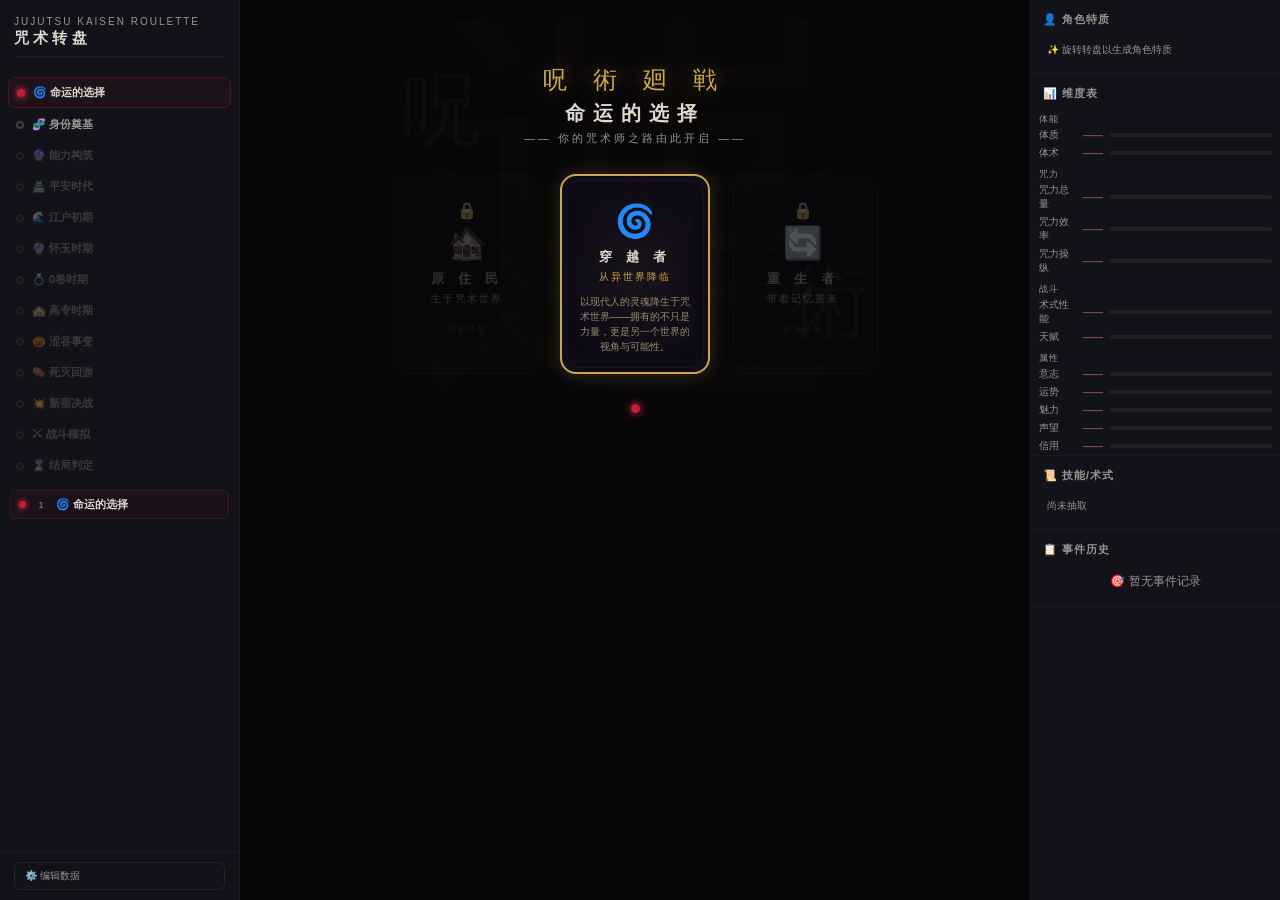
<file: index.html>
<!DOCTYPE html>
<html lang="zh-CN">
<head>
<meta charset="UTF-8">
<meta name="viewport" content="width=device-width,initial-scale=1,user-scalable=no">
<title>咒术转盘 · JJK</title>
<link rel="stylesheet" href="style.css">
</head>
<body>
<div class="dots-bg" id="dotsBg"></div>
<div class="c-seal a">呪</div><div class="c-seal b">術</div><div class="c-seal c">封</div><div class="c-seal d">解</div>

<div class="app" id="app">
  <div class="top-bar" id="topBar">
    <span class="p-name" id="topPhase" onclick="togglePhaseMenu()">🧬 身份奠基</span>
    <div class="p-dots" id="topDots"></div>
    <span style="font-size:18px;cursor:pointer;padding:0 6px" onclick="toggleEditor()" title="编辑数据">⚙️</span>
  </div>
  <div class="phase-menu" id="phaseMenu" style="display:none"><div class="pm-backdrop" onclick="togglePhaseMenu()"></div><div class="pm-list" id="pmList"></div></div>
  <div class="sidebar" id="sidebar">
    <div class="sb-header">
      <div class="sbl">JUJUTSU KAISEN ROULETTE</div>
      <div class="sbn" id="sbTitle">咒 术 转 盘</div>
      <div class="sbd"></div>
    </div>
    <div class="sb-phases" id="sbPhases"></div>
    <div class="sb-events" id="sbEvents"></div>
    <div class="sb-footer"><div class="sb-edit" onclick="toggleEditor()">⚙️ 编辑数据</div></div>
  </div>
  <div class="center-area" id="centerArea">
    <div class="origin-pick" id="originPick" style="display:none">
      <div class="op-seal">運</div>
      <div class="op-deco dl">呪</div><div class="op-deco dr">術</div>
      <div class="op-jp">呪 術 廻 戦</div>
      <div class="op-title">命运的选择</div>
      <div class="op-sub">—— 你的咒术师之路由此开启 ——</div>
      <div class="op-cards">
        <div class="op-card locked" onclick="introToast('原住民')">
          <div class="opc-frame"></div><div class="opc-lock">🔒</div><div class="opc-icon">🏚️</div>
          <div class="opc-label">原 住 民</div><div class="opc-hint">生于咒术世界</div><div class="opc-status">暂未开放</div>
        </div>
        <div class="op-card active" onclick="selectOrigin('穿越者')">
          <div class="opc-frame"></div><div class="opc-glow"></div><div class="opc-icon">🌀</div>
          <div class="opc-label">穿 越 者</div><div class="opc-hint">从异世界降临</div>
          <div class="opc-desc">以现代人的灵魂降生于咒术世界——拥有的不只是力量，更是另一个世界的视角与可能性。</div>
        </div>
        <div class="op-card locked" onclick="introToast('重生者')">
          <div class="opc-frame"></div><div class="opc-lock">🔒</div><div class="opc-icon">🔄</div>
          <div class="opc-label">重 生 者</div><div class="opc-hint">带着记忆重来</div><div class="opc-status">暂未开放</div>
        </div>
      </div>
    </div>
    <div class="round-title" id="roundTitle"></div>
    <div class="enemy-card" id="enemyCard" style="display:none"></div>
    <div class="combat-bars" id="combatBars" style="display:none"></div>
    <div class="combat-vs" id="combatVS" style="display:none">
      <div class="cv-header"><span class="cv-round" id="cvRound">⚔ 交锋</span><span class="cv-phase" id="cvPhase">出招</span></div>
      <div class="cv-arena">
        <div class="cv-card cv-player" id="cvPlayer">
          <div class="cv-card-glow"></div>
          <div class="cv-dims" id="cvPDims"></div>
          <div class="cv-tools" id="cvPTools"></div>
          <div class="cv-bars">
            <div class="cv-bar-row"><span class="cv-lbl">🛡</span><span class="cv-bar-wrap"><span class="cv-bar cv-sh" id="cvShBar"></span></span><span id="cvShVal">0</span></div>
            <div class="cv-bar-row"><span class="cv-lbl">❤</span><span class="cv-bar-wrap"><span class="cv-bar cv-hp" id="cvHpBar"></span></span><span id="cvHpVal">0</span></div>
            <div class="cv-bar-row"><span class="cv-lbl">🟣</span><span class="cv-bar-wrap"><span class="cv-bar cv-ce" id="cvCeBar"></span></span><span id="cvCeVal">0</span></div>
            <div class="cv-stats"><span>💪<b id="cvStVal">0</b></span><span>⚡<b id="cvWinVal">0</b></span><span title="运势恶化，影响对拼权重">⚠<b id="cvDZVal">0%</b></span></div>
          </div>
        </div>
        <div class="cv-vs" id="cvVS">
          <div class="cv-vs-ring"><span class="cv-vs-text">VS</span></div>
          <div class="cv-clocks"><span class="cv-ck">⚔击破<b id="cvBK">0</b>/6</span><span class="cv-ck">💀败势<b id="cvLB">0</b>/6</span></div>
        </div>
        <div class="cv-card cv-enemy" id="cvEnemy">
          <div class="cv-card-glow"></div>
          <div class="cv-dims" id="cvEDims"></div>
          <div class="cv-tools" id="cvETools"></div>
          <div class="cv-bars">
            <div class="cv-bar-row"><span class="cv-lbl">🛡</span><span class="cv-bar-wrap"><span class="cv-bar cv-sh" id="cvEShBar"></span></span><span id="cvEShVal">0</span></div>
            <div class="cv-bar-row"><span class="cv-lbl">❤</span><span class="cv-bar-wrap"><span class="cv-bar cv-hp" id="cvEHpBar"></span></span><span id="cvEHpVal">0</span></div>
            <div class="cv-bar-row"><span class="cv-lbl">🟣</span><span class="cv-bar-wrap"><span class="cv-bar cv-ce" id="cvECeBar"></span></span><span id="cvECeVal">0</span></div>
            <div class="cv-stats"><span>💪<b id="cvEStVal">0</b></span><span>⚡<b id="cvEWinVal">0</b></span><span title="运势恶化，影响对拼权重">⚠<b id="cvEDZVal">0%</b></span></div>
          </div>
        </div>
      </div>
      <div class="cv-status-row">
        <span class="cv-stance" id="cvStanceBadge">🔥猛攻</span>
        <span class="cv-burnout" id="cvBurnoutBadge" style="display:none">⚠熔断</span>
        <span class="cv-domain" id="cvDomainBadge" style="display:none">🌐领域</span>
        <span class="cv-bias" id="cvBias" style="display:none">⚖偏袒+0</span>
      </div>
    </div>
    <div class="stance-pick" id="stancePick" style="display:none">
      <div class="sp-header">⚔ 选择战术姿态</div>
      <div class="sp-grid">
        <div class="sp-card" data-stance="猛攻" onclick="selectStance('猛攻')">
          <div class="sp-icon">🔥</div><div class="sp-name">猛攻</div>
          <div class="sp-desc">伤害+30% 受击+30%</div>
        </div>
        <div class="sp-card" data-stance="流转" onclick="selectStance('流转')">
          <div class="sp-icon">🌊</div><div class="sp-name">流转</div>
          <div class="sp-desc">伤害×1.0 受击×1.0</div>
        </div>
        <div class="sp-card" data-stance="坚牢" onclick="selectStance('坚牢')">
          <div class="sp-icon">⛰️</div><div class="sp-name">坚牢</div>
          <div class="sp-desc">受击-30% 禁用领域</div>
        </div>
      </div>
    </div>
    <div class="p-dots" id="centerDots" style="display:none"></div>
    <div class="ptr-label" id="ptrLabel" style="visibility:hidden"></div>
    <div class="moral-pick" id="moralPick" style="display:none">
      <button class="mp-toggle" id="mpToggle" onclick="toggleMoral()">📋 点击展开，自选价值观阵营（或直接转转盘）</button>
      <div class="mp-body" id="mpBody">
        <div class="mp-grid" id="mpGrid"></div>
      </div>
    </div>
    <div class="input-round" id="inputRound" style="display:none">
      <div class="name-seal-ring"></div>
      <div class="name-seal-char">封</div>
      <div class="name-title-text">刻 印 解 除</div>
      <div class="name-hint" id="nameHint">赋予力量真名</div>
      <input type="text" id="inputName" class="name-input" maxlength="8" onkeydown="if(event.key==='Enter')submitInput()" />
      <button class="btn-spin name-submit-btn" id="btnInputSubmit" onclick="submitInput()">刻 印</button>
      <button class="btn-reroll" id="btnInputSkip" onclick="skipInput()">跳过（暂不命名）</button>
    </div>
    <div class="wheel-wrap" id="wheelWrap">
      <div class="ptr"></div>
      <canvas id="wheelCanvas"></canvas>
      <canvas class="p-canvas" id="pCanvas"></canvas>
      <div class="center-btn" id="centerBtn" onclick="centerClick()">呪</div>
    </div>
    <button class="btn-spin" id="btnSpin" onclick="spin()">🌀 点击旋转</button>
    <button class="btn-next" id="btnNext" onclick="goNext()">→ 下一轮</button>
    <button class="btn-reroll" id="btnReroll" style="display:none" onclick="reroll()">🔄 重抽</button>
    <button class="btn-phase" id="btnPhase" style="display:none" onclick="goNextPhase()">→ 进入下一阶段</button>
    <div class="btn-combat-row" id="btnCombatRow" style="display:none">
      <button class="btn-combat ult" id="bcDomain" onclick="bDomain()">🌐 领域展开</button>
      <button class="btn-combat ult" id="bcMax" onclick="bMax()">🔥 极之番</button>
      <button class="btn-combat" id="bcRCT" onclick="bRCT()">🔄 修复熔断</button>
      <button class="btn-combat escape" id="bcEscape" onclick="bEscape()">🏃 逃跑</button>
      <button class="btn-combat" id="bcBindLoan" onclick="bBindLoan()">🔗 束缚·贷</button>
      <button class="btn-combat" id="bcBindStack" onclick="bBindStack()">🔗 束缚·叠加</button>
    </div>
    <div style="margin-top:4px"><button class="btn-reset" id="btnReset" onclick="resetGame()">↺ 重置本轮</button></div>
    <div class="result-panel" id="resultPanel"></div>
    <button class="btn-char" id="btnChar" style="display:none" onclick="charCard()">🎴 生成角色卡</button>
  </div>
  <div class="right-panel" id="rightPanel">
    <div class="rp-sec"><h4>👤 角色特质</h4><div class="rp-traits" id="rpTraits"><span class="empty">尚未抽取</span></div></div>
    <div class="rp-sec"><h4>📊 维度表</h4><div class="rp-dims" id="rpDims"><span class="empty">尚未抽取</span></div></div>
    <div class="rp-sec"><h4>📜 技能/术式</h4><div class="rp-traits" id="rpSkills"><span class="empty">尚未抽取</span></div></div>
    <div class="rp-sec" id="rpCombatLogSec" style="display:none"><h4>📋 战斗记录</h4><div class="rp-hist" id="rpCombatLog" style="max-height:200px"></div></div>
    <div class="rp-sec"><h4>📋 事件历史</h4><div class="rp-hist" id="rpHist"><span class="empty" style="padding:4px">尚未抽取</span></div></div>
      </div>
    </div>
    <div class="cv-log" id="cvLog" style="display:none"><div class="cv-log-title">📋 战斗记录</div><div class="cv-log-body" id="cvLogBody"></div></div>

<div class="btm-tabs" id="btmTabs">
  <div class="bt active" data-t="wheel"><span class="bti">🎯</span>转盘<span class="btb" id="btbW"></span></div>
  <div class="bt" data-t="person"><span class="bti">👤</span>人物<span class="btb" id="btbP"></span></div>
  <div class="bt" data-t="hist"><span class="bti">📋</span>历史<span class="btb" id="btbH"></span></div>
</div>

<div class="tab-view" id="tvWheel"></div>
<div class="tab-view" id="tvPerson"></div>
<div class="tab-view" id="tvHist"></div>

<div class="editor-overlay" id="edOverlay" onclick="toggleEditor()"></div>
<div class="editor-panel" id="edPanel"><div class="ep-header"><h3>🛠 数据编辑器</h3><span class="ep-close" onclick="toggleEditor()">✕</span></div><div class="ep-body" id="edBody"></div><div class="ep-footer"><button class="primary" onclick="edSave()">💾 保存到本地</button><button onclick="edExport()">📥 导出JSON</button><button onclick="edImport()">📤 导入JSON</button><button onclick="edReset()">🗑 重置</button></div></div>

<div id="toastContainer"></div>

<script src="js/seed-data.js"></script>
<script src="js/game.js"></script>
<script src="js/combat.js"></script>
</body>
</html>
</file>
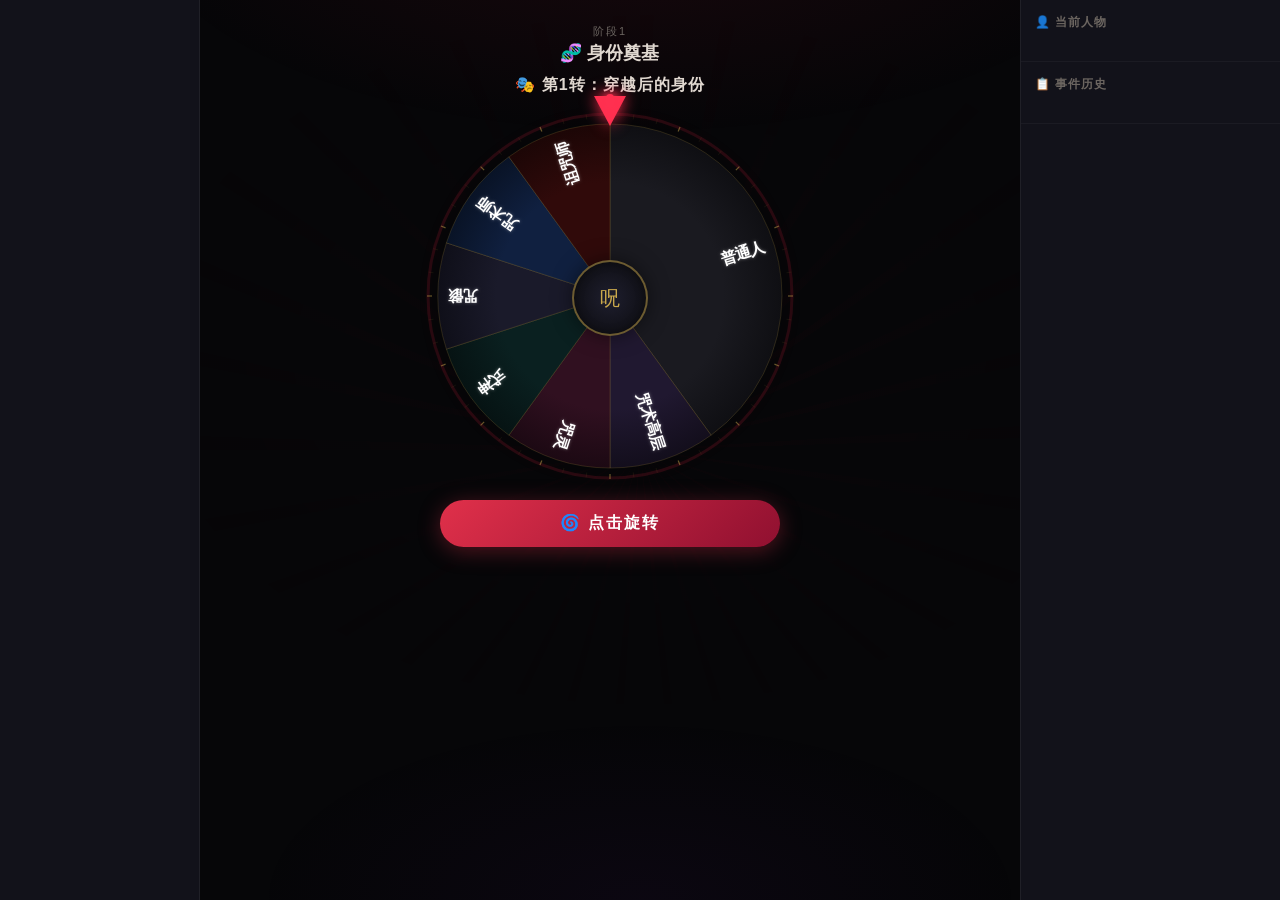
<file: index_bak.html>
<!DOCTYPE html>
<html lang="zh-CN">
<head>
<meta charset="UTF-8">
<meta name="viewport" content="width=device-width,initial-scale=1,user-scalable=no">
<title>咒术转盘 · JJK</title>
<style>
:root{--bg:#060608;--bg2:#12121a;--bg3:#1a1a24;--red:#c41e3a;--red-glow:#ff3050;--purple:#6b21a8;--gold:#c9a84c;--text:#e0d8d0;--dim:#6b6560;--r:12px}
*{margin:0;padding:0;box-sizing:border-box}
body{background:var(--bg);color:var(--text);font-family:"PingFang SC","Microsoft YaHei",sans-serif;min-height:100vh;overflow-x:hidden;-webkit-tap-highlight-color:transparent;user-select:none}

/* ─── 层1: 红紫光晕 ─── */
body::before{content:'';position:fixed;inset:0;pointer-events:none;z-index:0;background:radial-gradient(ellipse 80% 50% at 50% -10%,rgba(196,30,58,.10) 0%,transparent 50%),radial-gradient(ellipse 60% 40% at 50% 100%,rgba(107,33,168,.06) 0%,transparent 50%)}
/* ─── 层2: 螺旋咒纹 ─── */
body::after{content:'';position:fixed;inset:0;pointer-events:none;z-index:0;background:repeating-conic-gradient(from 0deg,rgba(255,48,80,.015) 0% .5%,transparent .5% 3%);mask-image:radial-gradient(ellipse 60% 60% at 50% 40%,black 20%,transparent 70%);animation:sealSpin 120s linear infinite}
@keyframes sealSpin{from{transform:rotate(0deg)}to{transform:rotate(360deg)}}

/* ─── 层3: 角落咒字 ─── */
.corner-seal{position:fixed;pointer-events:none;z-index:0;font-family:serif;opacity:.05;animation:cornerFloat 20s ease-in-out infinite}
.corner-seal.tl{top:5%;left:5%;font-size:clamp(60px,10vw,120px);color:var(--red-glow)}
.corner-seal.tr{top:5%;right:5%;font-size:clamp(50px,8vw,100px);color:var(--gold);animation-delay:-7s}
.corner-seal.bl{bottom:5%;left:5%;font-size:clamp(70px,12vw,140px);color:var(--gold);animation-delay:-14s}
.corner-seal.br{bottom:5%;right:5%;font-size:clamp(55px,9vw,110px);color:var(--red-glow);animation-delay:-3s}
@keyframes cornerFloat{0%,100%{transform:translateY(0) rotate(0deg)}33%{transform:translateY(-15px) rotate(3deg)}66%{transform:translateY(10px) rotate(-2deg)}}

/* ─── 飘落粒子 ─── */
.bg-particles{position:fixed;inset:0;pointer-events:none;z-index:0;overflow:hidden}
.bg-p{position:absolute;border-radius:50%;background:var(--red-glow);opacity:0;animation:floatUp linear infinite}
@keyframes floatUp{0%{transform:translateY(105vh) scale(0);opacity:0}10%{opacity:.35}90%{opacity:.08}100%{transform:translateY(-10vh) scale(1.5);opacity:0}}

/* ─── 主容器 ─── */
.app{position:relative;z-index:1;display:flex;flex-direction:column;min-height:100vh;padding-bottom:70px}
@media(min-width:768px){.app{display:grid;grid-template-columns:200px 1fr 260px;min-height:100vh;padding:0}}

/* ─── 顶部栏(移动端) ─── */
.top-bar{display:flex;align-items:center;justify-content:space-between;padding:10px 14px;background:var(--bg2);border-bottom:1px solid rgba(255,255,255,.06);flex-shrink:0;gap:8px}
.top-bar .phase-label{font-size:11px;color:var(--dim);letter-spacing:1px}
.top-bar .phase-name{font-size:14px;font-weight:700;overflow:hidden;text-overflow:ellipsis;white-space:nowrap}
.top-bar .phase-icon{font-size:18px}
.progress-dots{display:flex;gap:6px;align-items:center;flex-shrink:0}
.progress-dots .pd{width:10px;height:10px;border-radius:50%;border:1.5px solid rgba(255,255,255,.15);transition:all .3s;flex-shrink:0}
.progress-dots .pd.done{background:var(--gold);border-color:var(--gold)}
.progress-dots .pd.current{background:var(--red);border-color:var(--red);box-shadow:0 0 10px rgba(255,48,80,.5)}
@media(min-width:768px){.top-bar{display:none}}

/* ─── 左侧栏(桌面) ─── */
.sidebar{display:none;background:var(--bg2);border-right:1px solid rgba(255,255,255,.06);flex-direction:column;padding:20px 14px;gap:16px;overflow-y:auto}
.sidebar .sb-phase{font-size:11px;color:var(--dim);letter-spacing:1px}
.sidebar .sb-title{font-size:13px;font-weight:700;margin-bottom:2px}
.sidebar .sb-divider{height:1px;background:rgba(255,255,255,.06);margin:4px 0}
.steps{display:flex;flex-direction:column;gap:4px}
.step{display:flex;align-items:center;gap:10px;padding:8px 10px;border-radius:8px;cursor:pointer;transition:.25s;border:1px solid transparent;font-size:12px}
.step:hover{border-color:rgba(255,255,255,.1)}
.step .step-dot{width:10px;height:10px;border-radius:50%;border:2px solid rgba(255,255,255,.2);flex-shrink:0;transition:.3s}
.step.done .step-dot{background:var(--gold);border-color:var(--gold)}
.step.current{background:rgba(196,30,58,.1);border-color:rgba(196,30,58,.3)}
.step.current .step-dot{background:var(--red);border-color:var(--red);box-shadow:0 0 8px rgba(255,48,80,.4)}
.step.done{opacity:.5}
.step .step-num{font-size:10px;color:var(--dim);width:16px;text-align:center}
.step .step-label{color:var(--dim);font-size:12px}
.step.current .step-label{color:var(--text);font-weight:600}
.down-phases{margin-top:auto}
.down-phases .dp{display:flex;align-items:center;gap:8px;padding:6px 0;font-size:11px;color:var(--dim);opacity:.3}
@media(min-width:768px){.sidebar{display:flex}}

/* ─── 中央区域 ─── */
.center-area{flex:1;display:flex;flex-direction:column;align-items:center;padding:12px 14px;gap:10px;overflow-y:auto}
@media(min-width:768px){.center-area{padding-top:24px}}

.pc-phase-header{display:none;text-align:center}
.pc-phase-header .pph-label{font-size:11px;color:var(--dim);letter-spacing:2px}
.pc-phase-header .pph-name{font-size:18px;font-weight:800;margin-top:2px}
@media(min-width:768px){.pc-phase-header{display:block}}

.round-title{font-size:16px;font-weight:700;text-align:center;letter-spacing:1px}

/* ─── 转盘 ─── */
.wheel-wrap{position:relative;width:min(80vw,380px);aspect-ratio:1;flex-shrink:0}
.wheel-wrap canvas{width:100%;height:100%}
.wheel-wrap .pointer{position:absolute;top:-10px;left:50%;transform:translateX(-50%);z-index:10;width:0;height:0;border-left:16px solid transparent;border-right:16px solid transparent;border-top:30px solid var(--red-glow);filter:drop-shadow(0 0 8px var(--red-glow))}
.wheel-wrap .pointer::before{content:'';position:absolute;top:-32px;left:-4px;width:8px;height:14px;background:var(--red-glow);border-radius:4px;box-shadow:0 0 8px var(--red-glow)}
.wheel-wrap .p-canvas{position:absolute;top:0;left:0;width:100%;height:100%;pointer-events:none;z-index:8}
.center-dot{position:absolute;top:50%;left:50%;transform:translate(-50%,-50%);z-index:5;width:20%;aspect-ratio:1;border-radius:50%;background:radial-gradient(circle,#1e1e2e 0%,#0a0a0c 100%);border:2px solid rgba(201,168,76,.5);cursor:pointer;display:flex;align-items:center;justify-content:center;font-family:serif;font-size:clamp(14px,3.5vw,20px);color:var(--gold);box-shadow:0 0 20px rgba(0,0,0,.5),inset 0 0 10px rgba(0,0,0,.3);transition:.25s}
.center-dot:hover{border-color:var(--gold);box-shadow:0 0 30px rgba(201,168,76,.3)}

/* ─── 旋转按钮 ─── */
.btn-spin{width:100%;max-width:340px;padding:13px;border-radius:28px;border:none;cursor:pointer;font-size:16px;font-weight:700;letter-spacing:2px;background:linear-gradient(135deg,#e0304a,#901030);color:#fff;box-shadow:0 4px 22px rgba(224,48,74,.35);transition:.3s;animation:btnGlow 2s ease infinite}
.btn-spin:disabled{opacity:.45;cursor:not-allowed;animation:none}
.btn-next{display:none;width:100%;max-width:340px;padding:11px;border-radius:28px;border:1px solid var(--gold);cursor:pointer;font-size:14px;font-weight:700;letter-spacing:1px;background:transparent;color:var(--gold);transition:.3s}
.btn-next:hover{border-color:#fff;color:#fff}
.btn-next.show{display:block}
@keyframes btnGlow{0%,100%{box-shadow:0 4px 22px rgba(224,48,74,.35)}50%{box-shadow:0 6px 34px rgba(255,48,80,.55)}}

/* ─── 结果面板 ─── */
.result-panel{width:100%;max-width:500px;background:var(--bg2);border-radius:var(--r);padding:14px 18px;text-align:center;animation:fadeIn .35s ease;display:none}
.result-panel .rp-cat{font-size:11px;color:var(--dim);letter-spacing:2px}
.result-panel .rp-value{font-size:clamp(18px,4vw,24px);font-weight:800;margin:4px 0 6px;letter-spacing:1px}
.result-panel .rp-desc{font-size:13px;color:rgba(224,216,208,.7);line-height:1.6;margin-top:4px}
@keyframes fadeIn{from{opacity:0;transform:translateY(8px)}to{opacity:1;transform:translateY(0)}}

/* ─── 右侧面板(桌面) ─── */
.right-panel{display:none;background:var(--bg2);border-left:1px solid rgba(255,255,255,.06);flex-direction:column;overflow-y:auto}
@media(min-width:768px){.right-panel{display:flex}}
.rp-section{border-bottom:1px solid rgba(255,255,255,.04)}
.rp-section-header{display:flex;align-items:center;gap:8px;padding:14px 14px 8px;font-size:12px;font-weight:700;letter-spacing:1px;color:var(--dim)}
.rp-person{padding:8px 14px 14px;display:flex;flex-direction:column;gap:6px}
.rp-person .pp-row{display:flex;justify-content:space-between;font-size:12px;padding:4px 8px;border-radius:6px;background:rgba(255,255,255,.02)}
.rp-person .pp-key{color:var(--dim)}
.rp-person .pp-val{color:var(--text);font-weight:600}
.rp-history{padding:8px 14px 14px;display:flex;flex-direction:column;gap:6px;max-height:45vh;overflow-y:auto}
.rp-history .h-item{display:flex;gap:8px;align-items:flex-start;font-size:11px;padding:6px 8px;border-radius:6px;background:rgba(255,255,255,.02);border-left:3px solid transparent}
.rp-history .h-item .h-dot{width:6px;height:6px;border-radius:3px;margin-top:4px;flex-shrink:0}
.rp-history .h-item .h-label{color:var(--dim);flex-shrink:0}
.rp-history .h-item .h-val{color:var(--text);font-weight:600}

/* ─── Tab 视图(移动端) ─── */
.tab-view{display:none;flex:1;overflow-y:auto;padding:14px}
.tab-view.active{display:block}
@media(min-width:768px){.tab-view{display:none!important}}

.tab-person-card{background:var(--bg2);border-radius:var(--r);padding:16px;display:flex;flex-direction:column;gap:8px}
.tab-person-card .tpc-title{font-size:11px;color:var(--dim);letter-spacing:2px;margin-bottom:4px}
.tab-person-card .tpc-row{display:flex;justify-content:space-between;padding:5px 8px;border-radius:6px;background:rgba(255,255,255,.015);font-size:13px}
.tab-person-card .tpc-key{color:var(--dim)}
.tab-person-card .tpc-val{font-weight:600}
.tab-history-list{display:flex;flex-direction:column;gap:8px}
.tab-history-list .th-item{display:flex;gap:10px;align-items:flex-start;font-size:13px;padding:10px 12px;border-radius:10px;background:var(--bg2);border-left:3px solid transparent}
.tab-history-list .th-dot{width:8px;height:8px;border-radius:3px;margin-top:3px;flex-shrink:0}
.tab-history-list .th-body{display:flex;flex-direction:column;gap:2px}
.tab-history-list .th-label{color:var(--dim);font-size:10px;letter-spacing:1px}
.tab-history-list .th-val{font-weight:600}
.tab-history-list .th-desc{color:rgba(224,216,208,.7);font-size:12px;line-height:1.5;margin-top:3px}
.tab-empty{text-align:center;padding:40px 20px;color:var(--dim);font-size:13px}

/* ─── 底部 Tab 栏(移动端) ─── */
.bottom-tabs{position:fixed;bottom:0;left:0;right:0;z-index:50;display:flex;background:var(--bg2);border-top:1px solid rgba(255,255,255,.08);padding:4px 0 env(safe-area-inset-bottom,4px) 0}
.bottom-tabs .bt{flex:1;display:flex;flex-direction:column;align-items:center;justify-content:center;padding:6px 0;cursor:pointer;color:var(--dim);font-size:11px;gap:3px;transition:.25s;position:relative}
.bottom-tabs .bt.active{color:#fff}
.bottom-tabs .bt .bt-icon{font-size:20px}
.bottom-tabs .bt .bt-badge{position:absolute;top:2px;left:calc(50% + 12px);min-width:16px;height:16px;border-radius:8px;background:var(--red);color:#fff;font-size:9px;display:flex;align-items:center;justify-content:center;padding:0 4px}
@media(min-width:768px){.bottom-tabs{display:none}}

/* ─── Toast ─── */
.toast{position:fixed;top:60px;left:50%;transform:translateX(-50%);z-index:60;background:var(--bg2);border:1px solid rgba(255,255,255,.1);padding:10px 20px;border-radius:20px;font-size:13px;color:var(--text);animation:toastIn .4s ease,toastOut .3s ease 1.8s forwards;pointer-events:none}
@keyframes toastIn{from{opacity:0;transform:translateX(-50%) translateY(-10px)}to{opacity:1;transform:translateX(-50%) translateY(0)}}
@keyframes toastOut{from{opacity:1}to{opacity:0}}
</style>
</head>
<body>

<div class="bg-particles" id="bgParticles"></div>
<div class="corner-seal tl">呪</div>
<div class="corner-seal tr">術</div>
<div class="corner-seal bl">封</div>
<div class="corner-seal br">解</div>

<div class="app" id="app">
  <!-- 移动端顶部栏 -->
  <div class="top-bar" id="topBar">
    <div style="display:flex;align-items:center;gap:8px;overflow:hidden">
      <span class="phase-icon" id="topPhaseIcon"></span>
      <div style="overflow:hidden">
        <div class="phase-label" id="topPhaseLabel"></div>
        <div class="phase-name" id="topPhaseName"></div>
      </div>
    </div>
    <div class="progress-dots" id="topProgress"></div>
  </div>

  <!-- 桌面左侧栏 -->
  <div class="sidebar" id="sidebar"></div>

  <!-- 中央区域 -->
  <div class="center-area" id="centerArea">
    <div class="pc-phase-header" id="pcPhaseHeader"></div>
    <div class="round-title" id="roundTitle"></div>
    <div class="wheel-wrap" id="wheelWrap">
      <div class="pointer" id="pointer"></div>
      <canvas id="wheelCanvas"></canvas>
      <canvas class="p-canvas" id="pCanvas"></canvas>
      <div class="center-dot" id="centerDot">呪</div>
    </div>
    <button class="btn-spin" id="btnSpin">🌀 点击旋转</button>
    <button class="btn-next" id="btnNext">→ 下一轮</button>
    <div class="result-panel" id="resultPanel"></div>
  </div>

  <!-- 桌面右侧面板 -->
  <div class="right-panel" id="rightPanel">
    <div class="rp-section">
      <div class="rp-section-header">👤 当前人物</div>
      <div class="rp-person" id="rpPerson"></div>
    </div>
    <div class="rp-section">
      <div class="rp-section-header">📋 事件历史</div>
      <div class="rp-history" id="rpHistory"></div>
    </div>
  </div>

  <!-- 移动端 Tab 视图 -->
  <div class="tab-view active" id="tabWheel"></div>
  <div class="tab-view" id="tabPerson"></div>
  <div class="tab-view" id="tabHistory"></div>
</div>

<!-- 移动端底部 Tab -->
<div class="bottom-tabs" id="bottomTabs">
  <div class="bt active" data-tab="wheel"><span class="bt-icon">🎯</span><span>转盘</span><span class="bt-badge" id="btBadgeWheel"></span></div>
  <div class="bt" data-tab="person"><span class="bt-icon">👤</span><span>人物</span><span class="bt-badge" id="btBadgePerson"></span></div>
  <div class="bt" data-tab="history"><span class="bt-icon">📋</span><span>历史</span><span class="bt-badge" id="btBadgeHistory"></span></div>
</div>
<div id="toastContainer"></div>

<script>
// ============================== EMBEDDED DATA ==============================
const EMBEDDED_DATA={
  "title":"咒术转盘 · JJK Roulette","subtitle_jp":"呪 術 廻 戦","subtitle_en":"JUJUTSU KAISEN · ROULETTE",
  "phases":[
    {"id":"phase1","name":"身份奠基","icon":"🧬","rounds":[
      {"id":"identity","title":"穿越后的身份","icon":"🎭","desc":"决定你在咒术世界的出身立场","propertyKey":"身份","items":[
        {"label":"普通人","weight":4,"desc":"无咒力的凡人，在咒术的世界中挣扎求生，却拥有最不可测的潜力。","color":"#1a1a20"},
        {"label":"咒术高层","weight":1,"desc":"咒术界权力核心的一员。生于御三家或咒术世家，手握规则与资源。","color":"#201830"},
        {"label":"咒灵","weight":1,"desc":"人类负面情绪中诞生的诅咒。以恐惧为食，以毁灭为本能。","color":"#301020"},
        {"label":"式神","weight":1,"desc":"被术师召唤并役使的灵体。你的存在与召唤者共生共存。","color":"#0a2020"},
        {"label":"咒骸","weight":1,"desc":"以咒力为核心驱动的人造物。非生非死，超越常理的造物。","color":"#1a1a2a"},
        {"label":"咒术师","weight":1,"desc":"掌握咒力、行使术式的正统术师。高专毕业，以拔除咒灵为业。","color":"#102040"},
        {"label":"诅咒师","weight":1,"desc":"叛离咒术界的术师。为私欲与力量不择手段，被咒术界追捕。","color":"#300a0a"}]},
      {"id":"timeline","title":"穿越的时间线","icon":"⏳","desc":"你降临于哪个时代？时代决定世界观基调和可用咒术体系","propertyKey":"时代","items":[
        {"label":"未知时间","weight":1,"desc":"模糊混沌的时间点。你无法确定自己身在何处——这既是诅咒，也是自由。","color":"#1a1a1a"},
        {"label":"平安京","weight":1,"desc":"千年前的诅咒全盛期。宿傩横行的时代，咒术还是方术的雏形。","color":"#2a1a10"},
        {"label":"战国乱世","weight":1,"desc":"群雄割据的黑暗时代。咒术与兵戈交织，生死一线间。","color":"#1a2a10"},
        {"label":"现代","weight":1,"desc":"咒术高专的黄金时代。五条悟诞生，咒术界的平衡被彻底改写。","color":"#102030"},
        {"label":"68年后","weight":1,"desc":"时光流转68年。故人已去，新的秩序在废墟中重建。","color":"#0a1a1a"},
        {"label":"千年前","weight":1,"desc":"比平安京更久远的时代。咒术尚未成型，诅咒以最原始的形式存在。","color":"#1a1018"},
        {"label":"咒术全盛期","weight":1,"desc":"术式百花齐放的时代。强者辈出，领域与极之番被逐一开发。","color":"#201820"},
        {"label":"末法时代","weight":1,"desc":"咒力从世界消退。术师凋零，诅咒却愈发猖獗——最后的天选之人。","color":"#181818"}]},
      {"id":"location","title":"穿越的地点","icon":"📍","desc":"你降落在咒术世界的哪个角落？","propertyKey":"地点","items":[
        {"label":"咒术高专","weight":1,"desc":"东京都立咒术高专——教育年轻术师的学府，也是最安全的庇护所。","color":"#102040"},
        {"label":"咒术高专(京都)","weight":1,"desc":"京都咒术高专——传统派的大本营，比东京更为严苛。","color":"#201030"},
        {"label":"诅咒之地","weight":1,"desc":"被诅咒侵蚀的废土。咒灵横行，但也是磨练实力的最佳战场。","color":"#301010"},
        {"label":"御三家宅邸","weight":1,"desc":"五条、禅院或加茂家的深处。权力与阴谋交织的核心。","color":"#2a1a2a"},
        {"label":"诅咒之胎","weight":1,"desc":"咒灵的巢穴深处。你诞生于诅咒的核心，生来就与死亡为伴。","color":"#201010"},
        {"label":"人间都市","weight":1,"desc":"普通的城市街区。结界保护着凡人，但暗处藏着不为人知的恐怖。","color":"#1a1a2a"},
        {"label":"封印之地","weight":1,"desc":"古老术式封印的遗迹。被遗忘的力量在此沉睡，等待被唤醒。","color":"#10101a"},
        {"label":"异界裂缝","weight":1,"desc":"现实与诅咒世界的交界处。法则紊乱，一切皆有可能。","color":"#1a101a"}]},
      {"id":"stats","title":"穿越的数据值","icon":"📊","desc":"你的初始评价等级。受身份影响——强大的出身带来更高的起点","propertyKey":"评级","items":[
        {"label":"SSS 传说级","weight":1,"desc":"咒术界的传说。天生拥有超越一切常理的天赋与咒力。","color":"#ffcc00"},
        {"label":"SS 顶级","weight":2,"desc":"万里挑一的逸才。在咒术史的任何一个时代都能留下名字。","color":"#e8a020"},
        {"label":"S 超一级","weight":2,"desc":"远超同级的天赋。距离传说的境界只有一步之遥。","color":"#d08030"},
        {"label":"A 一级","weight":3,"desc":"优秀的咒术师。足以拔除大多数咒灵，在战场上独当一面。","color":"#8840a0"},
        {"label":"B 准一级","weight":2,"desc":"合格的术师。在正确的训练下可以成长为可靠的战力。","color":"#4060b0"},
        {"label":"C 见习级","weight":1,"desc":"初出茅庐的新人。潜力未开发，前路漫长但并非毫无希望。","color":"#408060"}]},
      {"id":"moral","title":"道德水平","icon":"⚖️","desc":"你的善恶立场。道德影响事件走向、同伴关系与最终归属","propertyKey":"道德","items":[
        {"label":"1·混沌恶","weight":1,"desc":"毫无逻辑的恶意。以毁灭与痛苦为乐，诅咒的化身。","color":"#4a1020"},
        {"label":"2·中立恶","weight":1,"desc":"为个人利益不择手段。没有善恶，只有得失。","color":"#6a2020"},
        {"label":"3·秩序恶","weight":1,"desc":"以规则为武器压迫弱者。冷静而残忍的暴君。","color":"#8a2030"},
        {"label":"4·混沌中立","weight":1,"desc":"随心所欲的浪人。善恶全凭心情，不受任何约束。","color":"#886848"},
        {"label":"5·绝对中立","weight":1,"desc":"不偏不倚的旁观者。命运如何流转，我只做自己的选择。","color":"#686868"},
        {"label":"6·秩序中立","weight":1,"desc":"规则即正义。善恶不是标准，秩序才是。","color":"#8090a0"},
        {"label":"7·混沌善","weight":1,"desc":"我行我素的侠客。不拘泥于规则，但底线从不丢失。","color":"#a08c20"},
        {"label":"8·中立善","weight":1,"desc":"在力所能及处行善。不是圣人，但心有善念。","color":"#c4a830"},
        {"label":"9·秩序善","weight":1,"desc":"以拯救苍生为己任。即使牺牲自己也在所不惜。","color":"#e8d44d"}]}
    ]},
    {"id":"phase2","name":"能力构筑","icon":"🔮","rounds":[]},
    {"id":"phase3","name":"成长事件","icon":"⚡","rounds":[]},
    {"id":"phase4","name":"战斗模拟","icon":"⚔️","rounds":[]},
    {"id":"phase5","name":"结局判定","icon":"⌛","rounds":[]}
  ]
};
let DATA=EMBEDDED_DATA;
try{fetch('data.json').then(r=>r.json()).then(d=>{DATA=d;App.refreshAll()}).catch(()=>{})}catch(e){}

let currentPhaseIdx=0,currentRoundIdx=0;
const App={particles:null,wheel:null,state:{spinning:false,targetAngle:0,spinStartAngle:0,spinStartTime:0,spinDuration:0,lastAngle:0,results:[],currentTab:'wheel'},

init(){const bg=document.getElementById('bgParticles');for(let i=0;i<20;i++){const p=document.createElement('div');p.className='bg-p';p.style.left=Math.random()*100+'%';p.style.width=p.style.height=(1.5+Math.random()*3)+'px';p.style.animationDuration=(10+Math.random()*20)+'s';p.style.animationDelay=Math.random()*20+'s';p.style.background=Math.random()<.5?'var(--red-glow)':'var(--gold)';bg.appendChild(p)}
this.wheelCanvas=document.getElementById('wheelCanvas');this.pCanvas=document.getElementById('pCanvas');this.btnNext=document.getElementById('btnNext');
this.particles=new ParticleSystem(this.pCanvas);this.refreshAll();this.bindEvents();this.resized();
window.addEventListener('resize',()=>this.resized());requestAnimationFrame(t=>this.loop(t));},

get phase(){return DATA.phases[currentPhaseIdx]},
get round(){return this.phase.rounds[currentRoundIdx]},
get results(){return this.state.results},
get isRoundDone(){return this.results.some(r=>r.roundId===this.round.id)},

resized(){const s=this.wheelCanvas.parentElement.clientWidth,dpr=Math.min(window.devicePixelRatio||1,2);this.pCanvas.width=s*dpr;this.pCanvas.height=s*dpr;this.pCanvas.style.width=s+'px';this.pCanvas.style.height=s+'px';this.particles.ctx.setTransform(dpr,0,0,dpr,0,0);if(this.wheel)this.wheel.resize()},

refreshAll(){this.renderPhase();this.renderRound();this.renderSidebar();this.renderRightPanel();this.renderTabs();this.updateBadges();},

renderPhase(){document.getElementById('topPhaseIcon').textContent=this.phase.icon;document.getElementById('topPhaseLabel').textContent='阶段'+(currentPhaseIdx+1);document.getElementById('topPhaseName').textContent=this.phase.name;
document.getElementById('pcPhaseHeader').innerHTML=`<div class="pph-label">阶段${currentPhaseIdx+1}</div><div class="pph-name">${this.phase.icon} ${this.phase.name}</div>`;
const dots=document.getElementById('topProgress');dots.innerHTML='';this.phase.rounds.forEach((r,i)=>{const d=document.createElement('span');d.className='pd';if(this.results.some(rr=>rr.roundId===r.id))d.classList.add('done');if(i===currentRoundIdx&&!this.isRoundDone)d.classList.add('current');dots.appendChild(d)});
// Next button visibility
const allDone=this.phase.rounds.every(r=>this.results.some(rr=>rr.roundId===r.id));
if(this.isRoundDone&&!allDone)this.btnNext.classList.add('show');else this.btnNext.classList.remove('show')},

renderRound(){const r=this.round;document.getElementById('roundTitle').innerHTML=`<span class="rt-icon">${r.icon}</span> 第${currentRoundIdx+1}转：${r.title}`;
this.wheel=new WheelRenderer(this.wheelCanvas,r.items);this.wheel.buildOffscreen();this.wheel.angle=0;this.state.targetAngle=0;this.wheel.draw();this.resized();document.getElementById('resultPanel').style.display='none';document.getElementById('btnSpin').disabled=this.isRoundDone;document.getElementById('btnSpin').textContent=this.isRoundDone?'✅ 已抽取':'🌀 点击旋转';
this.btnNext.classList.remove('show')},

renderSidebar(){if(window.innerWidth<768)return;const sb=document.getElementById('sidebar');const ph=this.phase;
let h=`<div class="sb-phase">阶段${currentPhaseIdx+1}</div><div class="sb-title">${ph.icon} ${ph.name}</div><div class="sb-divider"></div><div class="steps">`;
ph.rounds.forEach((r,i)=>{const done=this.results.some(rr=>rr.roundId===r.id);const cur=i===currentRoundIdx&&!done;
h+=`<div class="step ${done?'done':''} ${cur?'current':''}" data-round="${i}" onclick="App.goRound(${i})"><span class="step-dot"></span><span class="step-num">${done?'✓':(i+1)}</span><span class="step-label">${r.title}</span></div>`});
h+='</div><div class="down-phases">';DATA.phases.forEach((p,i)=>{if(i>currentPhaseIdx)h+=`<div class="dp">🔒 阶段${i+1} ${p.name}</div>`});h+='</div>';sb.innerHTML=h},

renderRightPanel(){if(window.innerWidth<768)return;
const person=document.getElementById('rpPerson');const keys=this.phase.rounds.map(r=>r.propertyKey).filter(Boolean);const vals={};this.results.forEach(r=>{if(r.propertyKey)vals[r.propertyKey]=r.label});
if(keys.length===0)person.innerHTML='<div style="font-size:11px;color:var(--dim);padding:8px">暂无数据</div>';
else person.innerHTML=keys.map(k=>`<div class="pp-row"><span class="pp-key">${k}</span><span class="pp-val">${vals[k]||'——'}</span></div>`).join('');
const hist=document.getElementById('rpHistory');
if(this.results.length===0)hist.innerHTML='<div style="font-size:11px;color:var(--dim);padding:8px">尚未抽取</div>';
else hist.innerHTML=this.results.map(r=>`<div class="h-item" style="border-left-color:${r.color||'#333'}"><span class="h-dot" style="background:${r.color||'#333'}"></span><span class="h-label">${r.roundTitle}:</span><span class="h-val">${r.label}</span></div>`).join('')},

renderTabs(){const keys=this.phase.rounds.map(r=>r.propertyKey).filter(Boolean);const vals={};this.results.forEach(r=>{if(r.propertyKey)vals[r.propertyKey]=r.label});
const tp=document.getElementById('tabPerson');
if(keys.length===0)tp.innerHTML='<div class="tab-empty">暂无人物数据</div>';
else{let h=`<div class="tab-person-card"><div class="tpc-title">👤 当前人物状态</div>`;keys.forEach(k=>{h+=`<div class="tpc-row"><span class="tpc-key">${k}</span><span class="tpc-val">${vals[k]||'——'}</span></div>`});h+='</div>';tp.innerHTML=h}
const th=document.getElementById('tabHistory');
if(this.results.length===0)th.innerHTML='<div class="tab-empty">暂无事件记录<br>回到转盘开始抽取吧</div>';
else{let h='<div class="tab-history-list">';this.results.forEach(r=>{h+=`<div class="th-item" style="border-left-color:${r.color||'#333'}"><span class="th-dot" style="background:${r.color||'#333'}"></span><div class="th-body"><span class="th-label">${r.roundTitle}</span><span class="th-val">${r.label}</span><span class="th-desc">${r.desc||''}</span></div></div>`});h+='</div>';th.innerHTML=h}},

bindEvents(){document.getElementById('btnSpin').addEventListener('click',()=>this.spin());
document.getElementById('centerDot').addEventListener('click',()=>{if(this.state.spinning)return;if(this.isRoundDone){this.goNext();return}this.spin()});
document.getElementById('wheelCanvas').addEventListener('click',()=>{if(!this.state.spinning&&!this.isRoundDone)this.spin()});
document.getElementById('btnNext').addEventListener('click',()=>this.goNext());
document.addEventListener('keydown',e=>{if(e.code==='Space'&&!this.state.spinning&&!this.isRoundDone){e.preventDefault();this.spin()}});
document.querySelectorAll('.bottom-tabs .bt').forEach(bt=>{bt.addEventListener('click',()=>this.setTab(bt.dataset.tab))})},

setTab(tab){this.state.currentTab=tab;document.querySelectorAll('.bottom-tabs .bt').forEach(b=>b.classList.toggle('active',b.dataset.tab===tab));
document.querySelectorAll('.tab-view').forEach(v=>v.classList.remove('active'));
const view=document.getElementById(tab==='wheel'?'tabWheel':tab==='person'?'tabPerson':'tabHistory');
if(view)view.classList.add('active');this.updateBadges()},

updateBadges(){const bh=document.getElementById('btBadgeHistory');bh.style.display=this.results.length>0&&this.state.currentTab!=='history'?'flex':'none';if(bh.style.display!=='none')bh.textContent=this.results.length;
const bp=document.getElementById('btBadgePerson');const keys=this.phase.rounds.map(r=>r.propertyKey).filter(Boolean);const filled=keys.filter(k=>this.results.some(r=>r.propertyKey===k)).length;bp.style.display=filled>0&&this.state.currentTab!=='person'?'flex':'none';if(bp.style.display!=='none')bp.textContent=filled},

goRound(idx){if(this.state.spinning)return;if(this.results.some(r=>r.roundId===this.phase.rounds[idx].id)){showToast('该轮已抽取，无法重复');return}
currentRoundIdx=idx;this.refreshAll();this.wheel.angle=0;this.state.targetAngle=0;this.wheel.draw();document.getElementById('resultPanel').style.display='none';this.btnNext.classList.remove('show')},

goNext(){const allDone=this.phase.rounds.every(r=>this.results.some(rr=>rr.roundId===r.id));if(allDone)return;
for(let i=0;i<this.phase.rounds.length;i++){if(!this.results.some(rr=>rr.roundId===this.phase.rounds[i].id)){currentRoundIdx=i;break}}
this.refreshAll();this.wheel.angle=0;this.state.targetAngle=0;this.wheel.draw();document.getElementById('resultPanel').style.display='none';this.btnNext.classList.remove('show')},

spin(){if(this.state.spinning||this.isRoundDone)return;this.state.spinning=true;
document.getElementById('btnSpin').disabled=true;document.getElementById('btnSpin').textContent='⏳ 旋转中…';document.getElementById('resultPanel').style.display='none';this.btnNext.classList.remove('show');this.particles.clear();
const sectors=this.wheel.sectors,totalW=sectors.reduce((s,se)=>s+(se.weight||1),0);let r=Math.random()*totalW,targetIdx=0;
for(let i=0;i<sectors.length;i++){r-=sectors[i].weight||1;if(r<=0){targetIdx=i;break}}
const arc=sectors[targetIdx].arc,jitter=(Math.random()-.5)*arc*.7;let cumArc=0;for(let i=0;i<targetIdx;i++)cumArc+=sectors[i].arc;
const fullSpins=(6+Math.floor(Math.random()*4))*Math.PI*2;
this.state.targetAngle=this.wheel.angle+fullSpins-cumArc-arc/2+jitter;this.state.spinStartAngle=this.wheel.angle;this.state.spinStartTime=performance.now();this.state.spinDuration=3000+Math.random()*2000;},

stop(){this.state.spinning=false;document.getElementById('btnSpin').disabled=false;document.getElementById('btnSpin').textContent='✅ 已抽取';
const sectors=this.wheel.sectors;let norm=(-this.wheel.angle)%(Math.PI*2);if(norm<0)norm+=Math.PI*2;let cum=0,idx=0;
for(let i=0;i<sectors.length;i++){cum+=sectors[i].arc;if(norm<cum){idx=i;break}}
const item=sectors[idx];const result={roundId:this.round.id,roundTitle:`${this.round.icon} ${this.round.title}`,propertyKey:this.round.propertyKey,label:item.label,desc:item.desc||'',color:item.color||'#333'};
this.state.results.push(result);
const panel=document.getElementById('resultPanel');panel.style.display='block';panel.style.borderLeft=`4px solid ${item.color||'#333'}`;
panel.innerHTML=`<div class="rp-cat">${this.round.icon} ${this.round.title}</div><div class="rp-value" style="color:${item.color||'#333'};text-shadow:0 0 14px ${item.color||'#333'}88">${item.label}</div><div class="rp-desc">${item.desc||''}</div>`;
this.particles.emit(this.wheel.cx*this.wheel.dpr,20*this.wheel.dpr,60,item.color||'#ff3050',200*this.wheel.dpr,4*this.wheel.dpr,2);this.particles.emit(this.wheel.cx*this.wheel.dpr,20*this.wheel.dpr,30,'#ffcc00',140*this.wheel.dpr,3*this.wheel.dpr,1.4);this.particles.emit(this.wheel.cx*this.wheel.dpr,20*this.wheel.dpr,20,'#fff',100*this.wheel.dpr,2.5*this.wheel.dpr,1);
this.refreshAll();},

lastFrameTime:performance.now(),
loop(timestamp){const dt=Math.min((timestamp-this.lastFrameTime)/1000,.1);this.lastFrameTime=timestamp;
if(this.state.spinning){const elapsed=timestamp-this.state.spinStartTime,dur=this.state.spinDuration,progress=Math.min(elapsed/dur,1),eased=1-Math.pow(1-progress,3);
this.wheel.angle=this.state.spinStartAngle+(this.state.targetAngle-this.state.spinStartAngle)*eased;
if(Math.random()<.05){const r=this.wheel.r*this.wheel.dpr;const ex=this.wheel.cx*this.wheel.dpr+Math.cos(this.wheel.angle)*r;const ey=this.wheel.cy*this.wheel.dpr+Math.sin(this.wheel.angle)*r;this.particles.emit(ex,ey,1,'#ff305060',18*this.wheel.dpr,.8*this.wheel.dpr,.3)}
if(progress>=1){this.wheel.angle=this.state.targetAngle;this.wheel.draw();this.stop()}}
this.particles.update(dt);this.wheel.draw();
if(!this.state.spinning){const ctx=this.wheel.ctx,d=this.wheel.dpr;ctx.setTransform(d,0,0,d,0,0);const sectors=this.wheel.sectors;let norm=(-this.wheel.angle)%(Math.PI*2);if(norm<0)norm+=Math.PI*2;let cum=0,idx=0;for(let i=0;i<sectors.length;i++){cum+=sectors[i].arc;if(norm<cum){idx=i;break}}let sa=this.wheel.angle-Math.PI/2;for(let i=0;i<idx;i++)sa+=sectors[i].arc;const pcx=this.wheel.cx*d,pcy=this.wheel.cy*d,pr=this.wheel.r*d;ctx.beginPath();ctx.moveTo(pcx,pcy);ctx.arc(pcx,pcy,pr+3*d,sa,sa+sectors[idx].arc);ctx.closePath();ctx.strokeStyle='rgba(255,48,80,.45)';ctx.lineWidth=3*d;ctx.stroke()}
const ps=this.wheel.s;this.particles.ctx.setTransform(this.wheel.dpr,0,0,this.wheel.dpr,0,0);this.particles.ctx.clearRect(0,0,ps,ps);
for(let p of this.particles.particles){const ctx=this.particles.ctx;ctx.save();ctx.globalAlpha=p.a;ctx.fillStyle=p.c;ctx.shadowBlur=p.s*4;ctx.shadowColor=p.c;ctx.beginPath();ctx.arc(p.x,p.y,p.s,0,Math.PI*2);ctx.fill();ctx.restore()}
requestAnimationFrame(t=>this.loop(t))}
};

// ============================== PARTICLES ==============================
class Particle{constructor(x,y,c,s,vx,vy,l){this.x=x;this.y=y;this.c=c;this.s=s;this.vx=vx;this.vy=vy;this.l=l;this.ml=l;this.a=1}update(dt){this.x+=this.vx*dt;this.y+=this.vy*dt;this.vy+=25*dt;this.l-=dt;this.a=Math.max(0,this.l/this.ml);this.s*=.997}get dead(){return this.l<=0}}
class ParticleSystem{constructor(canvas){this.canvas=canvas;this.ctx=canvas.getContext('2d');this.particles=[]}
emit(x,y,n,c,sp,sz,l){for(let i=0;i<n;i++){const a=Math.random()*Math.PI*2,s=Math.random()*sp;this.particles.push(new Particle(x,y,c,sz*(.5+Math.random()),Math.cos(a)*s,Math.sin(a)*s-40,l*(.6+Math.random()*.4)))}}
update(dt){for(let p of this.particles)p.update(dt);this.particles=this.particles.filter(p=>!p.dead)}
clear(){this.particles=[]}}

// ============================== WHEEL RENDERER ==============================
class WheelRenderer{constructor(canvas,items){this.canvas=canvas;this.ctx=canvas.getContext('2d');this.items=items;this.angle=0;this.buildSectors();this.resize()}
buildSectors(){const totalW=this.items.reduce((s,i)=>s+(i.weight||1),0);this.sectors=this.items.map(i=>({...i,arc:(i.weight||1)/totalW*Math.PI*2}))}
resize(){const w=this.canvas.parentElement.clientWidth,dpr=Math.min(window.devicePixelRatio||1,2);this.canvas.width=w*dpr;this.canvas.height=w*dpr;this.canvas.style.width=w+'px';this.canvas.style.height=w+'px';
this.s=w*dpr;this.cx=w/2;this.cy=w/2;this.r=w/2-18;this.dpr=dpr;this.draw()}
draw(){const ctx=this.ctx,d=this.dpr,cx=this.cx*d,cy=this.cy*d,r=this.r*d;ctx.setTransform(d,0,0,d,0,0);ctx.clearRect(0,0,this.s,this.s);
ctx.beginPath();ctx.arc(cx,cy,r+10*d,0,Math.PI*2);ctx.strokeStyle='rgba(196,30,58,.18)';ctx.lineWidth=3*d;ctx.shadowBlur=12*d;ctx.shadowColor='rgba(196,30,58,.3)';ctx.stroke();ctx.shadowBlur=0;
for(let i=0;i<48;i++){const aa=i/48*Math.PI*2-Math.PI/2;ctx.beginPath();ctx.moveTo(cx+Math.cos(aa)*(r+6*d),cy+Math.sin(aa)*(r+6*d));ctx.lineTo(cx+Math.cos(aa)*(r+11*d),cy+Math.sin(aa)*(r+11*d));ctx.strokeStyle=i%3===0?'rgba(201,168,76,.5)':'rgba(201,168,76,.15)';ctx.lineWidth=i%3===0?1.2*d:.5*d;ctx.stroke()}
let a=this.angle-Math.PI/2;
for(let s of this.sectors){const sa=a,ea=a+s.arc;const grad=ctx.createRadialGradient(cx,cy,r*.15,cx,cy,r);grad.addColorStop(0,s.color||'#333');grad.addColorStop(.6,s.color||'#333');grad.addColorStop(1,this._dark(s.color,.4));ctx.beginPath();ctx.moveTo(cx,cy);ctx.arc(cx,cy,r,sa,ea);ctx.closePath();ctx.fillStyle=grad;ctx.fill();ctx.beginPath();ctx.moveTo(cx,cy);ctx.arc(cx,cy,r,sa,ea);ctx.lineTo(cx,cy);ctx.strokeStyle='rgba(201,168,76,.3)';ctx.lineWidth=.6*d;ctx.stroke();
ctx.save();ctx.translate(cx,cy);ctx.rotate(sa+s.arc/2);const fs=Math.max(9,this.r*.09)*d;ctx.font=`bold ${fs}px "PingFang SC","Microsoft YaHei",sans-serif`;ctx.textAlign='right';ctx.fillStyle='#fff';ctx.shadowColor='rgba(255,255,255,.4)';ctx.shadowBlur=3*d;ctx.fillText(s.label,r-10*d,fs*.35);ctx.shadowBlur=0;ctx.restore();a=ea}
const bg=ctx.createRadialGradient(cx,cy,0,cx,cy,r*.16);bg.addColorStop(0,'#1a1a2e');bg.addColorStop(.7,'#0a0a0c');bg.addColorStop(1,'rgba(0,0,0,.8)');ctx.beginPath();ctx.arc(cx,cy,r*.14,0,Math.PI*2);ctx.fillStyle=bg;ctx.fill();ctx.strokeStyle='rgba(201,168,76,.5)';ctx.lineWidth=1.2*d;ctx.stroke()}
_dark(h,amt){const r=parseInt(h.slice(1,3),16),g=parseInt(h.slice(3,5),16),b=parseInt(h.slice(5,7),16);return `rgb(${Math.floor(r*(1-amt))},${Math.floor(g*(1-amt))},${Math.floor(b*(1-amt))})`}}

// ============================== TOAST ==============================
function showToast(msg){const c=document.getElementById('toastContainer');const d=document.createElement('div');d.className='toast';d.textContent=msg;c.appendChild(d);setTimeout(()=>d.remove(),2200)}

// ============================== START ==============================
App.init();
</script>
</body>
</html>
</file>
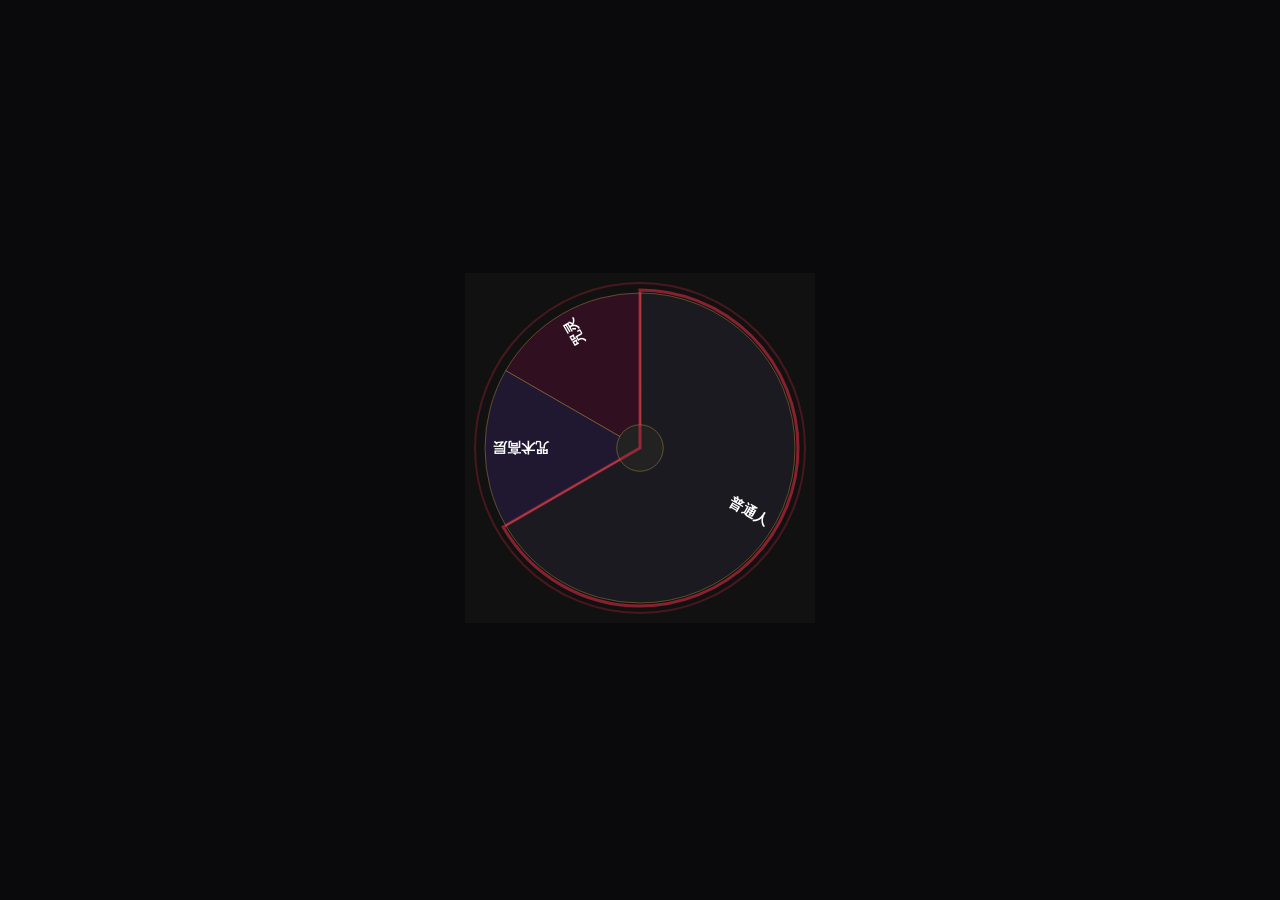
<file: test_simple.html>
<!DOCTYPE html><html><head><meta charset="UTF-8"><meta name="viewport" content="width=device-width,initial-scale=1"><style>
body{background:#0a0a0c;margin:0;display:flex;justify-content:center;align-items:center;min-height:100vh}
.wrap{width:350px;aspect-ratio:1;position:relative}
.wrap canvas{width:100%;height:100%}
</style></head><body><div class="wrap"><canvas id="c"></canvas></div>
<script>
const items=[{l:'普通人',w:4,c:'#1a1a20'},{l:'咒术高层',w:1,c:'#201830'},{l:'咒灵',w:1,c:'#301020'}];
const tw=items.reduce((s,i)=>s+i.w,0);
const sectors=items.map(i=>({...i,arc:i.w/tw*Math.PI*2}));
const c=document.getElementById('c'),ctx=c.getContext('2d');
let angle=0,spinning=false,target=0,stA=0,stT=0,dur=0;

function draw(){
  const w=c.parentElement.clientWidth;
  c.width=w;c.height=w;
  const cx=w/2,cy=w/2,r=w/2-20;
  ctx.setTransform(1,0,0,1,0,0);
  ctx.clearRect(0,0,w,w);
  ctx.fillStyle='#111';ctx.fillRect(0,0,w,w);
  ctx.beginPath();ctx.arc(cx,cy,r+10,0,Math.PI*2);ctx.strokeStyle='rgba(200,40,60,.3)';ctx.lineWidth=2;ctx.stroke();
  let a=angle-Math.PI/2;
  for(let s of sectors){
    ctx.beginPath();ctx.moveTo(cx,cy);ctx.arc(cx,cy,r,a,a+s.arc);ctx.closePath();ctx.fillStyle=s.c;ctx.fill();
    ctx.beginPath();ctx.moveTo(cx,cy);ctx.arc(cx,cy,r,a,a+s.arc);ctx.lineTo(cx,cy);ctx.strokeStyle='rgba(200,160,70,.4)';ctx.lineWidth=1;ctx.stroke();
    ctx.save();ctx.translate(cx,cy);ctx.rotate(a+s.arc/2);ctx.font='bold 14px sans-serif';ctx.textAlign='right';ctx.fillStyle='#fff';ctx.fillText(s.l,r-8,5);ctx.restore();a+=s.arc;
  }
  ctx.beginPath();ctx.arc(cx,cy,r*.15,0,Math.PI*2);ctx.fillStyle='#222';ctx.fill();ctx.strokeStyle='rgba(200,160,70,.4)';ctx.lineWidth=1;ctx.stroke();
  if(!spinning){
    let norm=(-angle)%(Math.PI*2);if(norm<0)norm+=Math.PI*2;
    let cum=0,idx=0;for(let i=0;i<sectors.length;i++){cum+=sectors[i].arc;if(norm<cum){idx=i;break}}
    let sa=angle-Math.PI/2;for(let i=0;i<idx;i++)sa+=sectors[i].arc;
    ctx.beginPath();ctx.moveTo(cx,cy);ctx.arc(cx,cy,r+3,sa,sa+sectors[idx].arc);ctx.closePath();
    ctx.strokeStyle='rgba(255,48,80,.5)';ctx.lineWidth=3;ctx.stroke();
  }
}
c.addEventListener('click',()=>{
  if(spinning)return;spinning=true;
  const ti=Math.floor(Math.random()*sectors.length);let ca=0;
  for(let i=0;i<ti;i++)ca+=sectors[i].arc;
  target=angle+(6+4*Math.random())*2*Math.PI-ca-sectors[ti].arc/2;
  stA=angle;stT=performance.now();dur=3000+2000*Math.random();
});
draw();window.addEventListener('resize',draw);
function loop(t){
  if(spinning){
    const p=Math.min((t-stT)/dur,1),e=1-Math.pow(1-p,3);
    angle=stA+(target-stA)*e;if(p>=1){angle=target;spinning=false}
  }
  draw();requestAnimationFrame(loop);
}
requestAnimationFrame(loop);
</script></body></html>
</file>
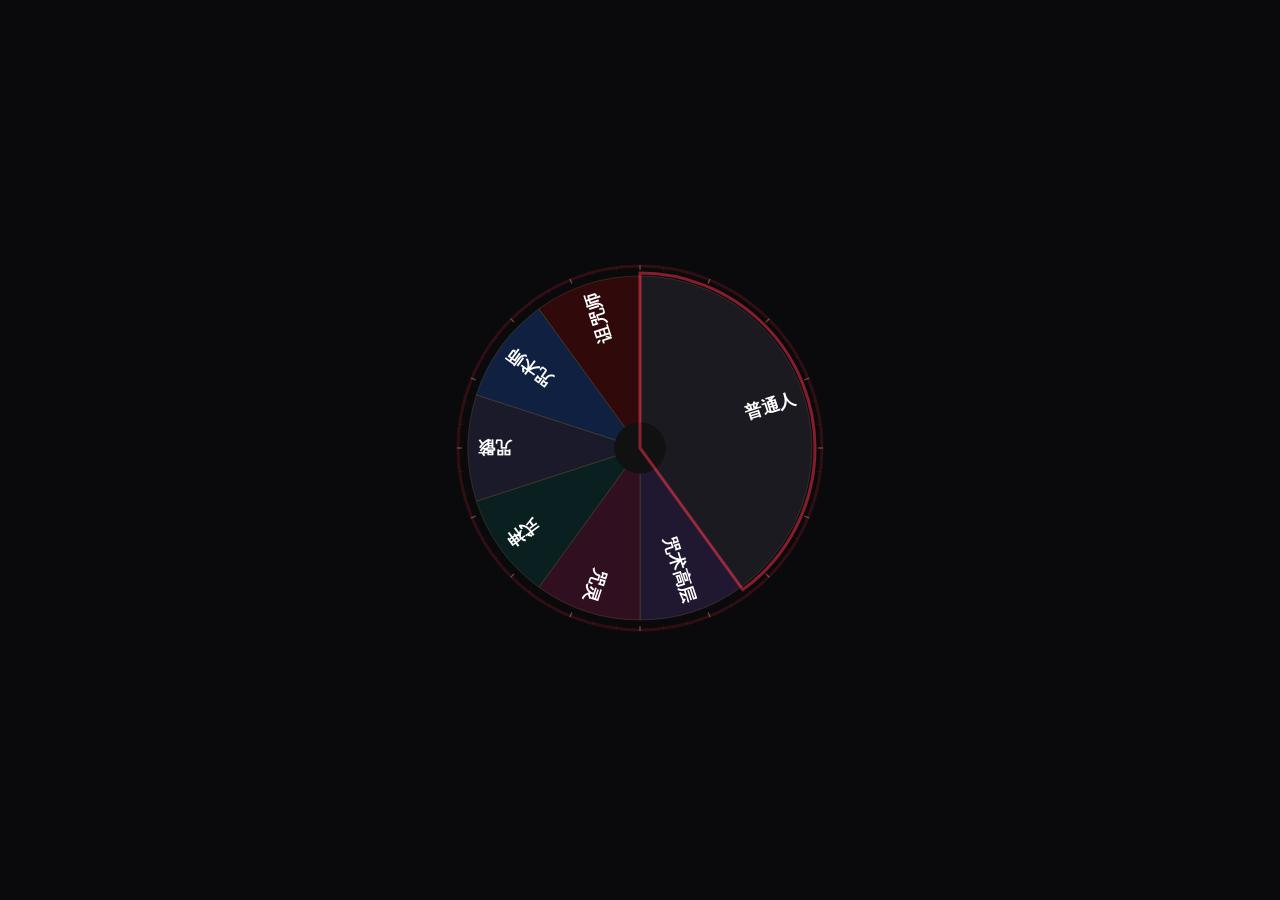
<file: test_wheel.html>
<!DOCTYPE html><html><head><meta charset="UTF-8"><meta name="viewport" content="width=device-width,initial-scale=1"><title>Wheel Test</title>
<style>body{background:#0a0a0c;display:flex;justify-content:center;align-items:center;min-height:100vh;margin:0}.wrap{width:380px;aspect-ratio:1;position:relative}.wrap canvas{width:100%;height:100%}</style></head>
<body>
<div class="wrap"><canvas id="c"></canvas></div>
<script>
const items=[
  {label:'普通人',weight:4,color:'#1a1a20'},{label:'咒术高层',weight:1,color:'#201830'},
  {label:'咒灵',weight:1,color:'#301020'},{label:'式神',weight:1,color:'#0a2020'},
  {label:'咒骸',weight:1,color:'#1a1a2a'},{label:'咒术师',weight:1,color:'#102040'},
  {label:'诅咒师',weight:1,color:'#300a0a'}
];
const totalW=items.reduce((s,i)=>s+i.weight,0);
const sectors=items.map(i=>({...i,arc:i.weight/totalW*Math.PI*2}));
const canvas=document.getElementById('c'),ctx=canvas.getContext('2d');
let angle=0,spinning=false,target=0,startAngle=0,startTime=0,duration=0;

function resize(){const w=canvas.parentElement.clientWidth,dpr=Math.min(devicePixelRatio||1,2);canvas.width=w*dpr;canvas.height=w*dpr;canvas.style.width=w+'px';canvas.style.height=w+'px';draw()}
function _dark(h,amt){const r=parseInt(h.slice(1,3),16),g=parseInt(h.slice(3,5),16),b=parseInt(h.slice(5,7),16);return `rgb(${Math.floor(r*(1-amt))},${Math.floor(g*(1-amt))},${Math.floor(b*(1-amt))})`}

function draw(){
  const w=canvas.parentElement.clientWidth,dpr=Math.min(devicePixelRatio||1,2);
  const cx=w/2*dpr,cy=w/2*dpr,r=(w/2-18)*dpr;
  ctx.setTransform(dpr,0,0,dpr,0,0);
  ctx.clearRect(0,0,w*dpr,w*dpr);
  // outer ring
  ctx.beginPath();ctx.arc(cx,cy,r+10*dpr,0,Math.PI*2);ctx.strokeStyle='rgba(200,30,60,.2)';ctx.lineWidth=3*dpr;ctx.stroke();
  // tick marks
  for(let i=0;i<48;i++){const aa=i/48*Math.PI*2-Math.PI/2;ctx.beginPath();ctx.moveTo(cx+Math.cos(aa)*(r+6*dpr),cy+Math.sin(aa)*(r+6*dpr));ctx.lineTo(cx+Math.cos(aa)*(r+11*dpr),cy+Math.sin(aa)*(r+11*dpr));ctx.strokeStyle=i%3===0?'rgba(200,160,70,.5)':'rgba(200,160,70,.15)';ctx.lineWidth=i%3===0?1.2*dpr:.5*dpr;ctx.stroke()}
  // sectors
  let a=angle-Math.PI/2;
  for(let s of sectors){const sa=a,ea=a+s.arc;
    ctx.beginPath();ctx.moveTo(cx,cy);ctx.arc(cx,cy,r,sa,ea);ctx.closePath();ctx.fillStyle=s.color;ctx.fill();
    ctx.beginPath();ctx.moveTo(cx,cy);ctx.arc(cx,cy,r,sa,ea);ctx.lineTo(cx,cy);ctx.strokeStyle='rgba(200,160,70,.3)';ctx.lineWidth=.6*dpr;ctx.stroke();
    ctx.save();ctx.translate(cx,cy);ctx.rotate(sa+s.arc/2);const fs=Math.max(10,(w/2-18)*.1)*dpr;ctx.font=`bold ${fs}px sans-serif`;ctx.textAlign='right';ctx.fillStyle='#fff';ctx.fillText(s.label,r-10*dpr,fs*.35);ctx.restore();a=ea}
  // center
  ctx.beginPath();ctx.arc(cx,cy,r*.15,0,Math.PI*2);ctx.fillStyle='#111';ctx.fill();
  // highlight
  if(!spinning){
    let norm=(-angle)%(Math.PI*2);if(norm<0)norm+=Math.PI*2;
    let cum=0,idx=0;for(let i=0;i<sectors.length;i++){cum+=sectors[i].arc;if(norm<cum){idx=i;break}}
    let sa=angle-Math.PI/2;for(let i=0;i<idx;i++)sa+=sectors[i].arc;
    ctx.beginPath();ctx.moveTo(cx,cy);ctx.arc(cx,cy,r+3*dpr,sa,sa+sectors[idx].arc);ctx.closePath();
    ctx.strokeStyle='rgba(255,48,80,.5)';ctx.lineWidth=3*dpr;ctx.stroke();
  }
}

canvas.addEventListener('click',()=>{
  if(spinning)return;
  spinning=true;
  const ii=Math.floor(Math.random()*sectors.length);
  let ca=0;for(let i=0;i<ii;i++)ca+=sectors[i].arc;
  const j=(Math.random()-.5)*sectors[ii].arc*.6;
  target=angle+(6+Math.floor(Math.random()*4))*Math.PI*2-ca-sectors[ii].arc/2+j;
  startAngle=angle;startTime=performance.now();duration=3000+Math.random()*2000;
});

resize();
window.addEventListener('resize',resize);

function loop(t){
  if(spinning){
    const p=Math.min((t-startTime)/duration,1),e=1-Math.pow(1-p,3);
    angle=startAngle+(target-startAngle)*e;
    if(p>=1){angle=target;spinning=false}
  }
  draw();
  requestAnimationFrame(loop);
}
requestAnimationFrame(loop);
console.log('Wheel test ready. Click to spin.');
</script></body></html>
</file>
<file: style.css>
:root{--bg:#060608;--bg2:#12121a;--bg3:#1a1a24;--red:#c41e3a;--glow:#ff3050;--purple:#6b21a8;--gold:#c9a84c;--text:#e0d8d0;--dim:#9a9490;--r:12px}
*{margin:0;padding:0;box-sizing:border-box}
body{background:var(--bg);color:var(--text);font-family:"PingFang SC","Microsoft YaHei",sans-serif;min-height:100vh;overflow-x:hidden;-webkit-tap-highlight-color:transparent;user-select:none}
/* 背景花纹 */
body::before{content:'';position:fixed;inset:0;pointer-events:none;z-index:0;background:radial-gradient(ellipse 80% 50% at 50% -10%,rgba(196,30,58,.10) 0%,transparent 50%),radial-gradient(ellipse 60% 40% at 50% 100%,rgba(107,33,168,.06) 0%,transparent 50%),repeating-conic-gradient(from 0deg,rgba(255,48,80,.012) 0% .5%,transparent .5% 3%);mask-image:radial-gradient(ellipse 60% 60% at 50% 40%,black 20%,transparent 70%);animation:bgSpin 120s linear infinite}
@keyframes bgSpin{to{transform:rotate(360deg)}}
/* 四角咒字 */
.c-seal{position:fixed;pointer-events:none;z-index:0;font-family:serif;opacity:.04;animation:sealF 28s ease-in-out infinite}
.c-seal.a{top:3%;left:4%;font-size:clamp(60px,10vw,130px);color:var(--glow)}
.c-seal.b{top:4%;right:4%;font-size:clamp(50px,8vw,110px);color:var(--gold);animation-delay:-9s}
.c-seal.c{bottom:3%;left:4%;font-size:clamp(70px,12vw,150px);color:var(--gold);animation-delay:-18s}
.c-seal.d{bottom:4%;right:4%;font-size:clamp(55px,9vw,120px);color:var(--glow);animation-delay:-5s}
@keyframes sealF{0%,100%{transform:translateY(0)rotate(0deg)}33%{transform:translateY(-15px)rotate(3deg)}66%{transform:translateY(10px)rotate(-2deg)}}
/* 光点 */
.dots-bg{position:fixed;inset:0;pointer-events:none;z-index:0;overflow:hidden}
.dot{position:absolute;border-radius:50%;background:var(--glow);opacity:0;animation:dotUp linear infinite}
@keyframes dotUp{0%{transform:translateY(105vh)scale(0);opacity:0}10%{opacity:.3}90%{opacity:.06}100%{transform:translateY(-10vh)scale(1.5);opacity:0}}

/* 主容器 */
.app{position:relative;z-index:1;display:flex;flex-direction:column;min-height:100vh;padding-bottom:64px}
@media(min-width:768px){.app{display:grid;grid-template-columns:240px 1fr 250px;min-height:100vh;padding:0}}

/* 顶部栏(移动) */
.top-bar{display:flex;align-items:center;justify-content:space-between;padding:8px 12px;background:var(--bg2);border-bottom:1px solid rgba(255,255,255,.05);flex-shrink:0;gap:6px}
.top-bar .p-name{font-size:13px;font-weight:700;cursor:pointer}
.p-dots{display:flex;gap:5px;flex-wrap:wrap;justify-content:center}
.p-dots span{width:9px;height:9px;border-radius:50%;border:1.5px solid rgba(255,255,255,.12);transition:.3s}
.p-dots span.done{background:var(--gold);border-color:var(--gold)}
.p-dots span.cur{background:var(--red);border-color:var(--red);box-shadow:0 0 8px var(--glow)}
/* 移动端阶段下拉 */
.phase-menu{position:fixed;inset:0;z-index:55}
.phase-menu .pm-backdrop{position:absolute;inset:0;background:rgba(0,0,0,.6)}
.phase-menu .pm-list{position:absolute;top:44px;left:12px;right:12px;background:var(--bg2);border-radius:12px;border:1px solid rgba(255,255,255,.08);padding:8px 0;box-shadow:0 8px 30px rgba(0,0,0,.5);animation:fadeIn .2s ease}
.pm-list .pm-item{display:flex;align-items:center;gap:10px;padding:10px 16px;font-size:12px;cursor:pointer;transition:.15s}
.pm-list .pm-item:hover{background:rgba(255,255,255,.03)}
.pm-list .pm-item.active{background:rgba(196,30,58,.08)}
.pm-list .pm-item.locked{opacity:.35;cursor:default}
.pm-list .pm-item .pm-dot{width:8px;height:8px;border-radius:50%;border:2px solid rgba(255,255,255,.18);flex-shrink:0}
.pm-list .pm-item.done .pm-dot{background:var(--gold);border-color:var(--gold)}
.pm-list .pm-item.active .pm-dot{background:var(--red);border-color:var(--red)}
@media(min-width:768px){.phase-menu{display:none!important}}
@media(min-width:768px){#centerDots{display:flex!important}}
@media(min-width:768px){.top-bar{display:none}}

/* 左侧栏 */
.sidebar{display:none;background:var(--bg2);border-right:1px solid rgba(255,255,255,.05);flex-direction:column;overflow-y:auto}
@media(min-width:768px){.sidebar{display:flex}}
.sb-header{padding:16px 14px 10px;flex-shrink:0}
.sb-header .sbl{font-size:10px;color:var(--dim);letter-spacing:2px}
.sb-header .sbn{font-size:15px;font-weight:800;margin:2px 0}
.sb-header .sbd{height:1px;background:rgba(255,255,255,.04);margin:8px 0}
.sb-phases{padding:0 8px;flex-shrink:0}
.sb-phase{display:flex;align-items:center;gap:8px;padding:7px 8px;border-radius:7px;cursor:pointer;transition:.2s;font-size:11px;margin:2px 0}
.sb-phase:hover{background:rgba(255,255,255,.03)}
.sb-phase .sp-dot{width:8px;height:8px;border-radius:50%;border:2px solid rgba(255,255,255,.18);flex-shrink:0;transition:.2s}
.sb-phase.active{background:rgba(196,30,58,.08);border:1px solid rgba(196,30,58,.25)}
.sb-phase.active .sp-dot{background:var(--red);border-color:var(--red);box-shadow:0 0 6px var(--glow)}
.sb-phase.done .sp-dot{background:var(--gold);border-color:var(--gold)}
.sb-phase.locked{opacity:.3;cursor:default}
.sb-phase .sp-name{color:var(--dim);font-size:11px}
.sb-phase.active .sp-name{color:var(--text);font-weight:600}
.sb-events{flex:1;overflow-y:auto;padding:8px 10px}
.sb-evt{display:flex;align-items:center;gap:8px;padding:6px 8px;border-radius:6px;cursor:pointer;transition:.2s;font-size:11px;border:1px solid transparent}
.sb-evt:hover{background:rgba(255,255,255,.02)}
.sb-evt .se-dot{width:7px;height:7px;border-radius:50%;border:2px solid rgba(255,255,255,.15);flex-shrink:0;transition:.2s}
.sb-evt.cur .se-dot{background:var(--red);border-color:var(--red);box-shadow:0 0 6px var(--glow)}
.sb-evt.done .se-dot{background:var(--gold);border-color:var(--gold)}
.sb-evt.cur{background:rgba(196,30,58,.06);border-color:rgba(196,30,58,.2)}
.sb-evt.done{opacity:.5}
.sb-evt .se-num{color:var(--dim);font-size:9px;width:14px;text-align:center}
.sb-evt .se-title{color:var(--dim);font-size:11px}
.sb-evt.cur .se-title{color:var(--text);font-weight:600}
.sb-evt.locked{opacity:.3;cursor:default}
.sb-footer{flex-shrink:0;padding:10px 14px;border-top:1px solid rgba(255,255,255,.04)}
.sb-edit{display:flex;align-items:center;gap:6px;cursor:pointer;font-size:10px;color:var(--dim);padding:6px 10px;border-radius:6px;border:1px solid rgba(255,255,255,.08);transition:.2s}
.sb-edit:hover{color:var(--text);border-color:rgba(255,255,255,.2)}

/* 中央 */
.center-area{flex:1;display:flex;flex-direction:column;align-items:center;padding:10px 12px 75px;gap:10px;overflow-y:auto}
@media(min-width:768px){.center-area{padding-top:20px}}
.round-title{font-size:15px;font-weight:700;text-align:center}
/* 转盘 */
.wheel-wrap{position:relative;width:min(80vw,380px);aspect-ratio:1;flex-shrink:0}
.wheel-wrap canvas{width:100%;height:100%}
.wheel-wrap .ptr{position:absolute;top:-8px;left:50%;transform:translateX(-50%);z-index:10;width:0;height:0;border-left:14px solid transparent;border-right:14px solid transparent;border-top:26px solid var(--glow);filter:drop-shadow(0 0 6px var(--glow))}
.wheel-wrap .ptr::after{content:'';position:absolute;top:-28px;left:-3px;width:7px;height:12px;background:var(--glow);border-radius:4px;box-shadow:0 0 6px var(--glow)}
.ptr-label{visibility:hidden;text-align:center;font-size:14px;font-weight:800;color:#fff;text-shadow:0 0 10px rgba(255,255,255,.5);white-space:nowrap;padding:5px 16px;border-radius:6px;border:2px solid rgba(255,255,255,.3);background:rgba(0,0,0,.75);margin:-1px 0 4px;position:relative;z-index:1;letter-spacing:1px}
.p-canvas{position:absolute;top:0;left:0;width:100%;height:100%;pointer-events:none;z-index:8}
.center-btn{position:absolute;top:50%;left:50%;transform:translate(-50%,-50%);z-index:5;width:20%;aspect-ratio:1;border-radius:50%;background:radial-gradient(circle,#1e1e2e,#0a0a0c);border:2px solid rgba(201,168,76,.45);cursor:pointer;display:flex;align-items:center;justify-content:center;font-family:serif;font-size:clamp(14px,3.5vw,20px);color:var(--gold);box-shadow:0 0 18px rgba(0,0,0,.5);transition:.2s}
.center-btn:hover{border-color:var(--gold);box-shadow:0 0 28px rgba(201,168,76,.25)}
/* 按钮 */
.btn-spin{width:100%;max-width:320px;padding:12px;border-radius:26px;border:none;cursor:pointer;font-size:15px;font-weight:700;letter-spacing:2px;background:linear-gradient(135deg,#e0304a,#901030);color:#fff;box-shadow:0 4px 20px rgba(224,48,74,.35);transition:.3s;animation:btnGlow 2s ease infinite}
.btn-spin:disabled{opacity:.4;cursor:not-allowed;animation:none}
@keyframes btnGlow{0%,100%{box-shadow:0 4px 20px rgba(224,48,74,.35)}50%{box-shadow:0 6px 32px rgba(255,48,80,.55)}}
.btn-next{display:none;width:100%;max-width:320px;padding:10px;border-radius:26px;border:1px solid var(--gold);cursor:pointer;font-size:14px;font-weight:700;letter-spacing:1px;background:transparent;color:var(--gold);transition:.3s}
.btn-next:hover{border-color:#fff;color:#fff}
.btn-phase{display:none;width:100%;max-width:320px;padding:10px;border-radius:26px;border:1px solid var(--red);cursor:pointer;font-size:14px;font-weight:700;letter-spacing:1px;background:rgba(196,30,58,.1);color:var(--glow);transition:.3s}
.btn-phase:hover{background:var(--red);color:#fff}
.btn-reroll{display:none;width:100%;max-width:320px;padding:10px;border-radius:26px;border:1px solid rgba(255,255,255,.12);cursor:pointer;font-size:13px;font-weight:700;letter-spacing:1px;background:transparent;color:var(--dim);transition:.3s}
.btn-reroll:hover{color:#fff;border-color:rgba(255,255,255,.3)}
.input-round{position:relative;width:100%;max-width:420px;margin:0 auto;text-align:center;padding:40px 24px 28px;background:linear-gradient(180deg,rgba(18,8,28,.97),rgba(8,4,14,.99));border:1px solid rgba(200,160,80,.25);border-radius:22px;box-shadow:0 0 50px rgba(180,120,40,.08),inset 0 0 40px rgba(0,0,0,.6)}
.name-seal-ring{position:absolute;top:-22px;left:50%;transform:translateX(-50%);width:44px;height:44px;border-radius:50%;background:radial-gradient(circle,#0a0a0a,#1a0a0a);border:2px solid var(--gold);box-shadow:0 0 24px rgba(200,160,80,.35),inset 0 0 8px rgba(200,160,80,.08)}
.name-seal-char{position:absolute;top:-22px;left:50%;transform:translateX(-50%);width:44px;height:44px;display:flex;align-items:center;justify-content:center;font-family:serif;font-size:20px;color:var(--gold);z-index:1;text-shadow:0 0 10px rgba(200,160,80,.5);pointer-events:none}
.name-title-text{font-family:serif;font-size:22px;font-weight:900;letter-spacing:10px;color:var(--gold);text-shadow:0 0 20px rgba(200,160,80,.4);margin:0 0 6px}
.name-hint{font-size:11px;color:#7a6a5a;letter-spacing:3px;margin-bottom:22px}
.name-input{width:100%;padding:14px 20px;border-radius:12px;border:2px solid rgba(200,160,80,.45);background:rgba(0,0,0,.55);color:#fff;font-size:20px;text-align:center;outline:none;letter-spacing:5px;font-family:serif;transition:.35s;box-shadow:0 0 14px rgba(200,160,80,.08)}
.name-input:focus{border-color:var(--gold);box-shadow:0 0 28px rgba(210,140,60,.3);background:rgba(0,0,0,.7)}
.name-input:disabled{border-color:rgba(255,255,255,.1);color:var(--dim);box-shadow:none}
.name-submit-btn{margin-top:18px!important;max-width:260px!important}
.btn-reset{display:inline-block;padding:8px 18px;border-radius:18px;border:1px solid rgba(255,255,255,.08);cursor:pointer;font-size:12px;background:transparent;color:var(--dim);transition:.2s}
.btn-reset:hover{color:var(--text);border-color:rgba(255,255,255,.2)}
.btn-char{width:100%;max-width:320px;margin-top:8px;padding:12px;border-radius:26px;border:none;cursor:pointer;font-size:15px;font-weight:700;letter-spacing:2px;background:linear-gradient(135deg,var(--gold),#8a7030);color:#1a1a1a;box-shadow:0 4px 20px rgba(201,168,76,.3);transition:.3s}
.btn-char:hover{box-shadow:0 6px 30px rgba(201,168,76,.5);transform:translateY(-1px)}
/* 结果面板 */
.result-panel{width:100%;max-width:480px;background:var(--bg2);border-radius:var(--r);padding:14px 18px;text-align:center;animation:fadeIn .35s ease;display:none}
.result-panel .rp-cat{font-size:10px;color:var(--dim);letter-spacing:2px}
.result-panel .rp-val{font-size:clamp(18px,4vw,24px);font-weight:800;margin:4px 0 6px;letter-spacing:1px}
.result-panel .rp-desc{font-size:13px;color:rgba(224,216,208,.8);line-height:1.6;margin-top:4px}
/* 价值观自选面板 */
.moral-pick{width:100%;max-width:480px;margin-top:4px;text-align:center}
.mp-toggle{display:block;width:100%;padding:12px 16px;border-radius:12px;border:none;cursor:pointer;font-size:14px;font-weight:700;letter-spacing:1px;background:linear-gradient(135deg,#e8d44d,#c08030);color:#1a1a1a;box-shadow:0 4px 16px rgba(201,168,76,.35);animation:mpPulse 2.5s ease infinite}
@keyframes mpPulse{0%,100%{box-shadow:0 4px 16px rgba(201,168,76,.35)}50%{box-shadow:0 6px 28px rgba(201,168,76,.6),0 0 40px rgba(232,212,77,.25)}}
.mp-toggle.sel{animation:none;box-shadow:none;background:rgba(255,255,255,.04);color:var(--text);font-weight:400;font-size:13px;cursor:default}
.mp-body{overflow:hidden;max-height:0;transition:max-height .4s ease}
.mp-body.open{max-height:1200px}
.mp-grid{display:flex;flex-direction:column;gap:6px;padding-top:8px}
.mp-btn{display:flex;align-items:center;gap:10px;padding:10px 14px;border-radius:10px;border:1px solid rgba(255,255,255,.08);background:rgba(255,255,255,.02);cursor:pointer;transition:.2s;text-align:left;font-size:12px;color:var(--text)}
.mp-btn:hover{border-color:rgba(255,255,255,.2);background:rgba(255,255,255,.04)}
.mp-btn.sel{border-color:var(--gold);background:rgba(201,168,76,.1);cursor:default}
.mp-btn .mp-l{font-weight:700;font-size:13px;min-width:70px}
.mp-btn .mp-d{flex:1;color:var(--dim);font-size:11px;line-height:1.4}
@keyframes fadeIn{from{opacity:0;transform:translateY(8px)}to{opacity:1;transform:translateY(0)}}

/* 右侧面板 */
.right-panel{display:none;background:var(--bg2);border-left:1px solid rgba(255,255,255,.05);flex-direction:column;overflow-y:auto}
@media(min-width:768px){.right-panel{display:flex}}
.rp-sec{border-bottom:1px solid rgba(255,255,255,.03)}
.rp-sec h4{padding:12px 12px 6px;font-size:11px;color:var(--dim);letter-spacing:1px}
.rp-traits{padding:6px 12px 12px;display:flex;flex-wrap:wrap;gap:4px}
.rp-traits .tag{padding:3px 8px;border-radius:10px;font-size:10px;background:rgba(255,255,255,.05);color:var(--text);border:1px solid rgba(255,255,255,.08)}
.rp-traits .empty{color:var(--dim);font-size:10px;padding:4px}
.rp-hist{padding:6px 12px 12px;display:flex;flex-direction:column;gap:4px;max-height:45vh;overflow-y:auto}
.rp-hist .rh{display:flex;gap:6px;align-items:flex-start;font-size:10px;padding:3px 6px;border-radius:4px;background:rgba(255,255,255,.012);border-left:3px solid transparent}
.rp-hist .rh .rhd{width:5px;height:5px;border-radius:2px;margin-top:3px;flex-shrink:0}

/* 底部Tab(移动端) */
.btm-tabs{position:fixed;bottom:0;left:0;right:0;z-index:50;display:flex;background:var(--bg2);border-top:1px solid rgba(255,255,255,.06);padding:3px 0 env(safe-area-inset-bottom,3px)}
.btm-tabs .bt{flex:1;display:flex;flex-direction:column;align-items:center;justify-content:center;padding:5px 0;cursor:pointer;color:var(--dim);font-size:10px;gap:2px;transition:.2s;position:relative}
.btm-tabs .bt.active{color:#fff}
.btm-tabs .bt .bti{font-size:18px}
.btm-tabs .bt .btb{position:absolute;top:2px;left:calc(50% + 10px);min-width:15px;height:15px;border-radius:8px;background:var(--red);color:#fff;font-size:9px;display:none;align-items:center;justify-content:center;padding:0 3px}
@media(min-width:768px){.btm-tabs{display:none}}
/* 移动Tab视图 */
.tab-view{display:none;position:fixed;top:44px;left:0;right:0;bottom:60px;z-index:40;background:var(--bg);overflow-y:auto;padding:12px}
.tab-view.on{display:block}
@media(min-width:768px){.tab-view{display:none!important}}
.tab-card{background:var(--bg2);border-radius:var(--r);padding:14px}
.tab-card h4{font-size:10px;color:var(--dim);letter-spacing:2px;margin-bottom:8px}
.tab-card .tr{display:flex;justify-content:space-between;font-size:12px;padding:3px 6px;border-radius:4px;background:rgba(255,255,255,.012)}
.tab-card .tr .tk{color:var(--dim)}
.tab-card .tr .tv{font-weight:600}
.tab-card .tags{display:flex;flex-wrap:wrap;gap:4px;margin-top:4px}
.tab-card .tags .tag{padding:2px 8px;border-radius:10px;font-size:10px;background:rgba(255,255,255,.05);border:1px solid rgba(255,255,255,.08)}
.th-list{display:flex;flex-direction:column;gap:6px}
.th-list .th{display:flex;gap:8px;align-items:flex-start;font-size:12px;padding:8px 10px;border-radius:8px;background:var(--bg2);border-left:3px solid transparent}
.th-list .th .thd{width:7px;height:7px;border-radius:3px;margin-top:3px;flex-shrink:0}
.th-list .th .thb{display:flex;flex-direction:column;gap:2px}
.th-list .th .thl{color:var(--dim);font-size:9px;letter-spacing:1px}
.th-list .th .thv{font-weight:600}
.th-list .th .thdesc{color:rgba(224,216,208,.8);font-size:11px;line-height:1.5;margin-top:2px}
.empty{text-align:center;padding:30px;color:var(--dim);font-size:12px}
/* Toast */
.toast{position:fixed;top:50px;left:50%;transform:translateX(-50%);z-index:70;background:var(--bg2);border:1px solid rgba(255,255,255,.08);padding:8px 18px;border-radius:18px;font-size:12px;color:var(--text);pointer-events:none;animation:toastIn .3s ease,toastOut .3s ease 1.6s forwards}
@keyframes toastIn{from{opacity:0;transform:translateX(-50%) translateY(-8px)}}
@keyframes toastOut{to{opacity:0;transform:translateX(-50%) translateY(-8px)}}

/* 编辑面板 */
.editor-overlay{display:none;position:fixed;inset:0;z-index:100;background:rgba(0,0,0,.7)}
.editor-panel{position:fixed;top:0;right:0;bottom:0;width:min(420px,100vw);z-index:101;background:var(--bg);border-left:1px solid rgba(255,255,255,.08);display:flex;flex-direction:column;transform:translateX(100%);transition:transform .3s ease}
.editor-panel.open{transform:translateX(0)}
.editor-panel .ep-header{display:flex;align-items:center;justify-content:space-between;padding:14px 16px;border-bottom:1px solid rgba(255,255,255,.06);flex-shrink:0}
.ep-header h3{font-size:14px;font-weight:700;letter-spacing:1px}
.ep-close{cursor:pointer;font-size:20px;color:var(--dim);transition:.2s}
.ep-close:hover{color:var(--text)}
.ep-body{flex:1;overflow-y:auto;padding:12px 16px}
.ep-body .ep-phase{margin-bottom:12px}
.ep-body .ep-phase-header{display:flex;align-items:center;gap:8px;cursor:pointer;padding:8px 0;font-size:13px;font-weight:700;border-bottom:1px solid rgba(255,255,255,.04)}
.ep-body .ep-round{padding:6px 0 6px 16px;border-left:2px solid rgba(255,255,255,.06);margin:6px 0}
.ep-body .ep-round-header{display:flex;align-items:center;gap:6px;font-size:11px;color:var(--dim);margin-bottom:4px}
.ep-body .ep-round-header input{background:var(--bg2);border:1px solid rgba(255,255,255,.1);color:var(--text);padding:3px 6px;border-radius:4px;font-size:11px;width:120px}
.ep-body .ep-item{display:flex;align-items:center;gap:6px;padding:4px 6px;margin:2px 0;border-radius:4px;background:rgba(255,255,255,.02);font-size:11px;flex-wrap:wrap}
.ep-item input[type=text]{background:var(--bg2);border:1px solid rgba(255,255,255,.1);color:var(--text);padding:3px 6px;border-radius:4px;font-size:10px;width:90px}
.ep-item input[type=text].w{width:40px}
.ep-item input[type=color]{width:22px;height:22px;border:none;cursor:pointer;background:transparent;padding:0}
.ep-item textarea{background:var(--bg2);border:1px solid rgba(255,255,255,.1);color:var(--text);padding:4px 6px;border-radius:4px;font-size:10px;width:100%;min-width:200px;resize:vertical;font-family:inherit}
.ep-item .tag-row{display:flex;flex-wrap:wrap;gap:3px;align-items:center;margin-top:4px}
.ep-item .tag-chip{display:flex;align-items:center;gap:2px;padding:1px 6px;border-radius:8px;background:rgba(255,48,80,.15);color:var(--glow);font-size:9px}
.ep-item .tag-chip .x{cursor:pointer;font-size:10px;opacity:.6}
.ep-item .tag-chip .x:hover{opacity:1}
.ep-actions{display:flex;gap:4px;flex-shrink:0;margin-top:4px}
.ep-actions button{font-size:9px;padding:3px 8px;border-radius:4px;border:1px solid rgba(255,255,255,.1);background:transparent;color:var(--dim);cursor:pointer;transition:.2s}
.ep-actions button:hover{color:var(--text);border-color:rgba(255,255,255,.3)}
.ep-actions button.del:hover{color:var(--red);border-color:var(--red)}
.ep-footer{flex-shrink:0;padding:12px 16px;border-top:1px solid rgba(255,255,255,.06);display:flex;gap:8px;flex-wrap:wrap}
.ep-footer button{padding:8px 16px;border-radius:18px;border:1px solid rgba(255,255,255,.15);background:var(--bg2);color:var(--text);cursor:pointer;font-size:11px;letter-spacing:1px;transition:.2s}
.ep-footer button:hover{background:var(--bg3)}
.ep-footer button.primary{background:var(--red);border-color:var(--red);color:#fff}
.ep-footer button.primary:hover{background:#d42a4a}

@media(max-width:480px){
  .app{padding-bottom:60px}
  .wheel-wrap{width:82vw}
  .btn-spin{max-width:280px;font-size:14px}
  .btn-next{max-width:280px}
  .editor-panel{width:100vw}
}

/* === 战斗 VS 双卡 === */
.combat-vs{width:100%;max-width:500px;margin:4px 0;animation:bfxIn .3s ease}
.cv-header{display:flex;justify-content:space-between;align-items:center;padding:0 2px 4px}
.cv-round{font-size:14px;font-weight:800;color:#fff;letter-spacing:1px;animation:roundFlip 1.5s ease infinite}
.cv-phase{font-size:10px;color:var(--dim);letter-spacing:2px}
@keyframes roundFlip{0%,100%{transform:scale(1)}50%{transform:scale(1.06)}}
.cv-arena{display:flex;gap:0;align-items:stretch;position:relative}
.cv-card{flex:1;display:flex;flex-direction:column;gap:2px;padding:8px 10px;border-radius:10px;background:rgba(8,4,16,.9);border:1px solid rgba(255,255,255,.06);position:relative;overflow:hidden;transition:filter .3s}
.cv-card.exhausted{filter:brightness(.5)}
.cv-card.burnout{border-color:#80f!important;box-shadow:0 0 16px rgba(128,0,255,.3)!important}
.cv-player{border-left:2px solid rgba(80,160,255,.5);box-shadow:0 0 14px rgba(80,160,255,.1)}
.cv-enemy{border-right:2px solid rgba(255,80,80,.5);box-shadow:0 0 14px rgba(255,80,80,.1)}
.cv-card-glow{position:absolute;inset:0;pointer-events:none;opacity:0;transition:opacity .3s}
.cv-player .cv-card-glow{background:radial-gradient(ellipse 80% 40% at 30% 50%,rgba(80,160,255,.15),transparent 70%)}
.cv-enemy .cv-card-glow{background:radial-gradient(ellipse 80% 40% at 70% 50%,rgba(255,80,80,.12),transparent 70%)}
.cv-card-glow.on{opacity:1}
.cv-dims{display:flex;flex-wrap:wrap;gap:2px 5px;font-size:8px;padding:0 0 3px;align-items:center}
.cv-dt{display:inline-flex;align-items:center;gap:1px;white-space:nowrap}
.cv-dk{color:var(--dim);font-size:7px}
.cv-tools{display:flex;flex-wrap:wrap;gap:2px 5px;font-size:8px;padding:1px 0 2px;color:var(--gold)}
.cv-tool{background:rgba(201,168,76,.08);padding:1px 5px;border-radius:6px;white-space:nowrap}
.cv-bars{display:flex;flex-direction:column;gap:1px}
.cv-bar-row{display:flex;align-items:center;gap:4px;font-size:9px}
.cv-bar-row .cv-lbl{width:16px;text-align:center;font-size:11px;flex-shrink:0}
.cv-bar-row .cv-val{color:var(--text);font-weight:600;min-width:28px;font-size:9px}
.cv-bar-wrap{flex:1;height:6px;border-radius:3px;background:rgba(255,255,255,.06);overflow:hidden}
.cv-bar{display:block;height:100%;border-radius:3px;transition:width .3s}
.cv-bar.hp-hit{animation:hpFlash .4s ease}
@keyframes hpFlash{0%,100%{filter:brightness(1)}50%{filter:brightness(3)}}
.cv-sh{background:linear-gradient(90deg,#4488cc,#66aadd);box-shadow:0 0 6px rgba(100,180,255,.3)}
.cv-hp{background:linear-gradient(90deg,#cc4444,#ee6655)}
.cv-ce{background:linear-gradient(90deg,#8844cc,#aa66ee)}
.cv-stats{display:flex;gap:8px;font-size:9px;padding-top:2px}
.cv-stats b{font-weight:700;font-size:10px}
/* VS环 */
.cv-vs{display:flex;flex-direction:column;align-items:center;justify-content:center;min-width:52px;z-index:2;position:relative;margin:0 2px}
.cv-vs-ring{width:40px;height:40px;border-radius:50%;background:radial-gradient(circle,#1a1a2e,#0a0a0c);border:2px solid rgba(201,168,76,.6);display:flex;align-items:center;justify-content:center;box-shadow:0 0 16px rgba(201,168,76,.2);animation:vsPulse 3s ease infinite}
.cv-vs-text{font-family:serif;font-size:14px;font-weight:900;color:var(--gold);text-shadow:0 0 10px rgba(201,168,76,.5);letter-spacing:0}
.cv-vs-ring.bf-flash{border-color:#ff0!important;box-shadow:0 0 28px rgba(255,204,0,.6)!important;animation:bfBurst .5s ease}
@keyframes vsPulse{0%,100%{box-shadow:0 0 16px rgba(201,168,76,.2)}50%{box-shadow:0 0 26px rgba(201,168,76,.4)}}
@keyframes bfBurst{0%{transform:scale(1);box-shadow:0 0 28px rgba(255,204,0,.6)}50%{transform:scale(1.2);box-shadow:0 0 40px rgba(255,204,0,.9)}100%{transform:scale(1);box-shadow:0 0 28px rgba(255,204,0,.6)}}
@keyframes bfxIn{from{opacity:0;transform:translateY(-12px)}to{opacity:1;transform:translateY(0)}}
@keyframes bfxPulse{0%,100%{transform:scale(1)}50%{transform:scale(1.02)}}
@keyframes shakeBar{0%,100%{transform:translateX(0)}25%{transform:translateX(-4px)}75%{transform:translateX(4px)}}
.hp-hit{animation:shakeBar .3s ease}
.cv-clocks{display:flex;flex-direction:column;gap:0;align-items:center;font-size:8px;color:var(--dim);padding-top:4px}
.cv-clocks b{font-weight:700;font-size:9px;color:#fff}
/* 状态条 */
.cv-status-row{display:flex;gap:6px;justify-content:center;padding:4px 0;font-size:10px;flex-wrap:wrap}
.cv-stance{padding:2px 10px;border-radius:10px;background:rgba(201,168,76,.15);color:var(--gold);font-weight:700;letter-spacing:1px}
.cv-burnout{padding:2px 10px;border-radius:10px;background:rgba(128,0,255,.2);color:#a0f;font-weight:700;animation:bfxPulse 1s ease infinite}
.cv-domain{padding:2px 10px;border-radius:10px;background:rgba(0,160,255,.15);color:#5af;font-weight:700}
/* 领域展开动画 */
@keyframes domainExpand{0%{box-shadow:0 0 0 rgba(128,0,255,0)}15%{box-shadow:0 0 80px rgba(128,0,255,.6),inset 0 0 40px rgba(128,0,255,.2)}50%{box-shadow:0 0 120px rgba(128,0,255,.9),inset 0 0 60px rgba(128,0,255,.4)}100%{box-shadow:0 0 0 rgba(128,0,255,0)}}
#wheelWrap.domain-expanding{animation:domainExpand .8s ease-out}
#wheelWrap.domain-expanding canvas{filter:brightness(1.3) hue-rotate(30deg)}
.cv-bias{padding:2px 8px;font-size:9px;color:var(--gold)}
.cv-log{width:100%;max-width:500px;margin-top:4px;border-radius:8px;background:rgba(4,2,8,.9);border:1px solid rgba(255,255,255,.04)}
.cv-log-title{padding:4px 10px;font-size:10px;color:var(--gold);border-bottom:1px solid rgba(255,255,255,.04)}
.cv-log-body{padding:4px 8px;max-height:120px;overflow-y:auto;font-size:9px;line-height:1.5;color:var(--dim)}
.cv-log-body .rh{padding:2px 4px;border-radius:3px;background:rgba(255,255,255,.012);border-left:2px solid transparent}
.cv-log-body .rh:nth-child(odd){background:rgba(255,255,255,.02)}
/* 响应式 */
@media(max-width:480px){
  .cv-card{padding:5px 6px}
  .cv-bar-row .cv-lbl{font-size:9px;width:12px}
  .cv-dims{font-size:8px}
  .cv-vs{min-width:36px}
  .cv-vs-ring{width:30px;height:30px}
  .cv-vs-text{font-size:10px}
  .cv-log{margin-bottom:55px}
}
/* 隐藏旧元素 */
.enemy-card{display:none!important}
.combat-bars{display:none!important}
/* 对拼 & 招式视觉 */
.result-panel.bfx-crushing{border-left:4px solid #ff0;box-shadow:0 0 30px rgba(255,204,0,.3);animation:bfxPulse .4s ease}
.result-panel.bfx-deadly{border-left:4px solid #f22;box-shadow:0 0 24px rgba(255,0,0,.3);animation:shakeBar .3s ease}
.result-panel.bfx-ult{border-left:4px solid #80f;box-shadow:0 0 18px rgba(128,0,255,.25);animation:bfxPulse .4s ease}
.result-panel.bfx-atk-ce{border-left:3px solid #48f}
.result-panel.enemy-result{border-left-color:#d84!important;background:rgba(40,4,4,.12)}
/* 对拼特效 — #combatVS直接加box-shadow */
#combatVS.bfx-crushing{animation:edgeGold .8s ease}
#combatVS.bfx-defeated{animation:edgeRed 1s ease}
#combatVS.bfx-deadly{animation:edgeDeadly .6s ease}
@keyframes edgeGold{0%,100%{box-shadow:inset 0 0 0 transparent}50%{box-shadow:inset 0 0 80px rgba(255,204,0,.25)}}
@keyframes edgeRed{0%,100%{box-shadow:inset 0 0 0 transparent}50%{box-shadow:inset 0 0 50px rgba(255,0,0,.2)}}
@keyframes edgeDeadly{0%{box-shadow:inset 0 0 60px rgba(255,0,0,.3)}50%{box-shadow:inset 0 0 100px rgba(255,0,0,.5)}100%{box-shadow:inset 0 0 60px rgba(255,0,0,.3)}}
/* 时钟预警 — #combatVS加border动画 */
#combatVS.edge-danger{border:3px solid transparent;animation:steamEdge 1.2s ease infinite}
#combatVS.edge-advantage{border:3px solid transparent;animation:steamGold 1.2s ease infinite}
.cv-card.lethal{animation:lethalPulse .7s ease infinite}
.cv-player.lethal{border-left-color:#ff0!important;box-shadow:0 0 20px rgba(255,204,0,.3)!important}
.cv-enemy.lethal{border-right-color:#f22!important;box-shadow:0 0 20px rgba(255,0,0,.3)!important}
@keyframes lethalPulse{0%,100%{box-shadow:0 0 10px rgba(255,204,0,.1)}50%{box-shadow:0 0 30px rgba(255,204,0,.4)}}
@keyframes steamEdge{0%,100%{border-color:rgba(255,0,0,0)}50%{border-color:rgba(255,0,0,.2)}}
@keyframes steamGold{0%,100%{border-color:rgba(255,204,0,0)}50%{border-color:rgba(255,204,0,.2)}}
/* 按钮点击动画 */
.btn-combat.bfx-activate{animation:btnPulse .5s ease}
.btn-combat.ult.bfx-activate{animation:domainBtn .6s ease;box-shadow:0 0 40px rgba(128,0,255,.8),0 0 80px rgba(128,0,255,.4),0 0 120px rgba(128,0,255,.2)!important}
.btn-combat.ult.bfx-activate::after{content:'';position:absolute;inset:-6px;border-radius:24px;background:radial-gradient(circle,rgba(128,0,255,.5) 0%,rgba(80,0,200,.2) 40%,transparent 70%);animation:burstRing .6s ease}
.btn-combat.bind.bfx-activate{animation:bindBtn .5s ease;box-shadow:0 0 30px rgba(201,168,76,.6),0 0 60px rgba(201,168,76,.3)!important}
@keyframes btnPulse{0%{transform:scale(1)}30%{transform:scale(1.12);filter:brightness(1.5)}100%{transform:scale(1)}}
@keyframes domainBtn{0%{transform:scale(1);filter:brightness(1)}25%{transform:scale(1.2);filter:brightness(2.5) hue-rotate(-30deg)}100%{transform:scale(1);filter:brightness(1)}}
@keyframes bindBtn{0%{transform:scale(1)}20%{transform:scale(.92)}50%{transform:scale(1.08)}100%{transform:scale(1)}}
@keyframes burstRing{0%{transform:scale(.3);opacity:1}100%{transform:scale(2.5);opacity:0}}
/* 姿态选择 */
.stance-pick{width:100%;max-width:480px;margin:4px 0;animation:bfxIn .3s ease}
.sp-header{font-size:13px;font-weight:700;color:var(--gold);letter-spacing:2px;text-align:center;margin-bottom:6px}
.sp-grid{display:flex;gap:8px}
.sp-card{flex:1;display:flex;flex-direction:column;align-items:center;gap:4px;padding:12px 8px;border-radius:12px;border:1px solid rgba(255,255,255,.08);background:rgba(255,255,255,.03);cursor:pointer;transition:.2s}
.sp-card:hover{border-color:var(--gold);background:rgba(201,168,76,.06)}
.sp-card.sel{border-color:var(--gold);background:rgba(201,168,76,.12);box-shadow:0 0 12px rgba(201,168,76,.2)}
.sp-icon{font-size:28px}
.sp-name{font-size:12px;font-weight:700;color:var(--text)}
.sp-desc{font-size:9px;color:var(--dim);text-align:center;line-height:1.3}
/* 招式面板 */
.btn-combat-row{display:flex;gap:8px;flex-wrap:wrap;justify-content:center;margin-top:6px}
.btn-combat{padding:8px 16px;border-radius:20px;border:1px solid;cursor:pointer;font-size:12px;font-weight:700;letter-spacing:1px;transition:.2s;position:relative}
.btn-combat.again{background:rgba(200,60,60,.1);border-color:var(--red);color:var(--glow)}
.btn-combat.again:hover{background:var(--red);color:#fff}
.btn-combat.stop{background:transparent;border-color:var(--gold);color:var(--gold)}
.btn-combat.stop:hover{background:var(--gold);color:#1a1a1a}
.btn-combat.ult{background:rgba(130,0,255,.1);border-color:#80f;color:#a0f}
.btn-combat.escape{background:transparent;border-color:rgba(255,255,255,.12);color:var(--dim)}
.btn-combat.escape:hover{color:#fff;border-color:rgba(255,255,255,.3)}
.btn-combat.bind{background:rgba(200,160,40,.1);border-color:var(--gold);color:var(--gold)}

/* ============ 开场选择 ============ */
.origin-pick{position:relative;text-align:center;padding:44px 16px 20px;width:100%;max-width:520px;margin:0 auto;overflow:hidden}
.op-seal{position:absolute;top:50%;left:50%;transform:translate(-50%,-50%);font-family:serif;font-size:35vw;color:rgba(201,168,76,.02);pointer-events:none;animation:lsPulse 10s ease-in-out infinite}
@keyframes lsPulse{0%,100%{transform:translate(-50%,-50%)scale(1)}50%{transform:translate(-50%,-50%)scale(1.05)}}
.op-deco{position:absolute;font-family:serif;font-size:clamp(40px,8vw,80px);color:rgba(201,168,76,.04);pointer-events:none;animation:decoDrift 6s ease-in-out infinite alternate}
.op-deco.dl{top:10%;left:5%}
.op-deco.dr{bottom:10%;right:5%;animation-delay:-3s}
@keyframes decoDrift{0%{transform:translateY(0)}100%{transform:translateY(-12px)}}
.op-jp{font-family:serif;font-size:24px;letter-spacing:10px;color:var(--gold);text-shadow:0 0 24px rgba(201,168,76,.35);margin-bottom:4px}
.op-title{font-size:20px;font-weight:700;letter-spacing:8px;color:var(--text);margin-bottom:4px}
.op-sub{font-size:11px;color:var(--dim);letter-spacing:3px;margin-bottom:28px}
.op-cards{display:flex;gap:18px;justify-content:center;flex-wrap:wrap}
.op-card{position:relative;width:150px;padding:26px 14px 18px;border-radius:16px;text-align:center;cursor:pointer;transition:transform .35s,box-shadow .35s;background:rgba(16,12,26,.85);border:1px solid rgba(255,255,255,.06);overflow:hidden}
.op-card:hover{transform:translateY(-4px)}
.opc-frame{position:absolute;inset:4px;border-radius:12px;border:1px solid rgba(255,255,255,.04);pointer-events:none}
.op-card.active{border:2px solid var(--gold);box-shadow:0 0 20px rgba(201,168,76,.22),inset 0 0 24px rgba(201,168,76,.03);animation:icGlow 2.2s ease-in-out infinite}
.op-card.active:hover{transform:translateY(-5px);box-shadow:0 0 36px rgba(201,168,76,.45)}
@keyframes icGlow{0%,100%{box-shadow:0 0 20px rgba(201,168,76,.22)}50%{box-shadow:0 0 34px rgba(201,168,76,.42)}}
.opc-glow{position:absolute;inset:0;background:radial-gradient(ellipse at center,rgba(201,168,76,.06)0%,transparent 70%);pointer-events:none}
.op-card.locked{cursor:not-allowed;opacity:.3;filter:grayscale(.5);pointer-events:none}
.op-card.locked:hover{transform:none}
.opc-lock{font-size:16px;margin-bottom:4px}
.opc-icon{font-size:32px;margin-bottom:8px}
.opc-label{font-size:13px;font-weight:700;letter-spacing:5px;color:var(--text);margin-bottom:4px}
.op-card.locked .opc-label{color:var(--dim)}
.opc-hint{font-size:10px;color:var(--dim);letter-spacing:2px}
.op-card.active .opc-hint{color:var(--gold)}
.opc-desc{font-size:10px;color:#9a8a6a;line-height:1.5;margin-top:10px;padding:0 2px}
.opc-status{font-size:9px;color:rgba(255,255,255,.2);margin-top:8px;padding-top:8px;border-top:1px solid rgba(255,255,255,.04);letter-spacing:1px}
#btnInputSkip{margin-top:6px;max-width:260px}
.btn-combat.bind:hover{background:var(--gold);color:#1a1a1a}
</file>
